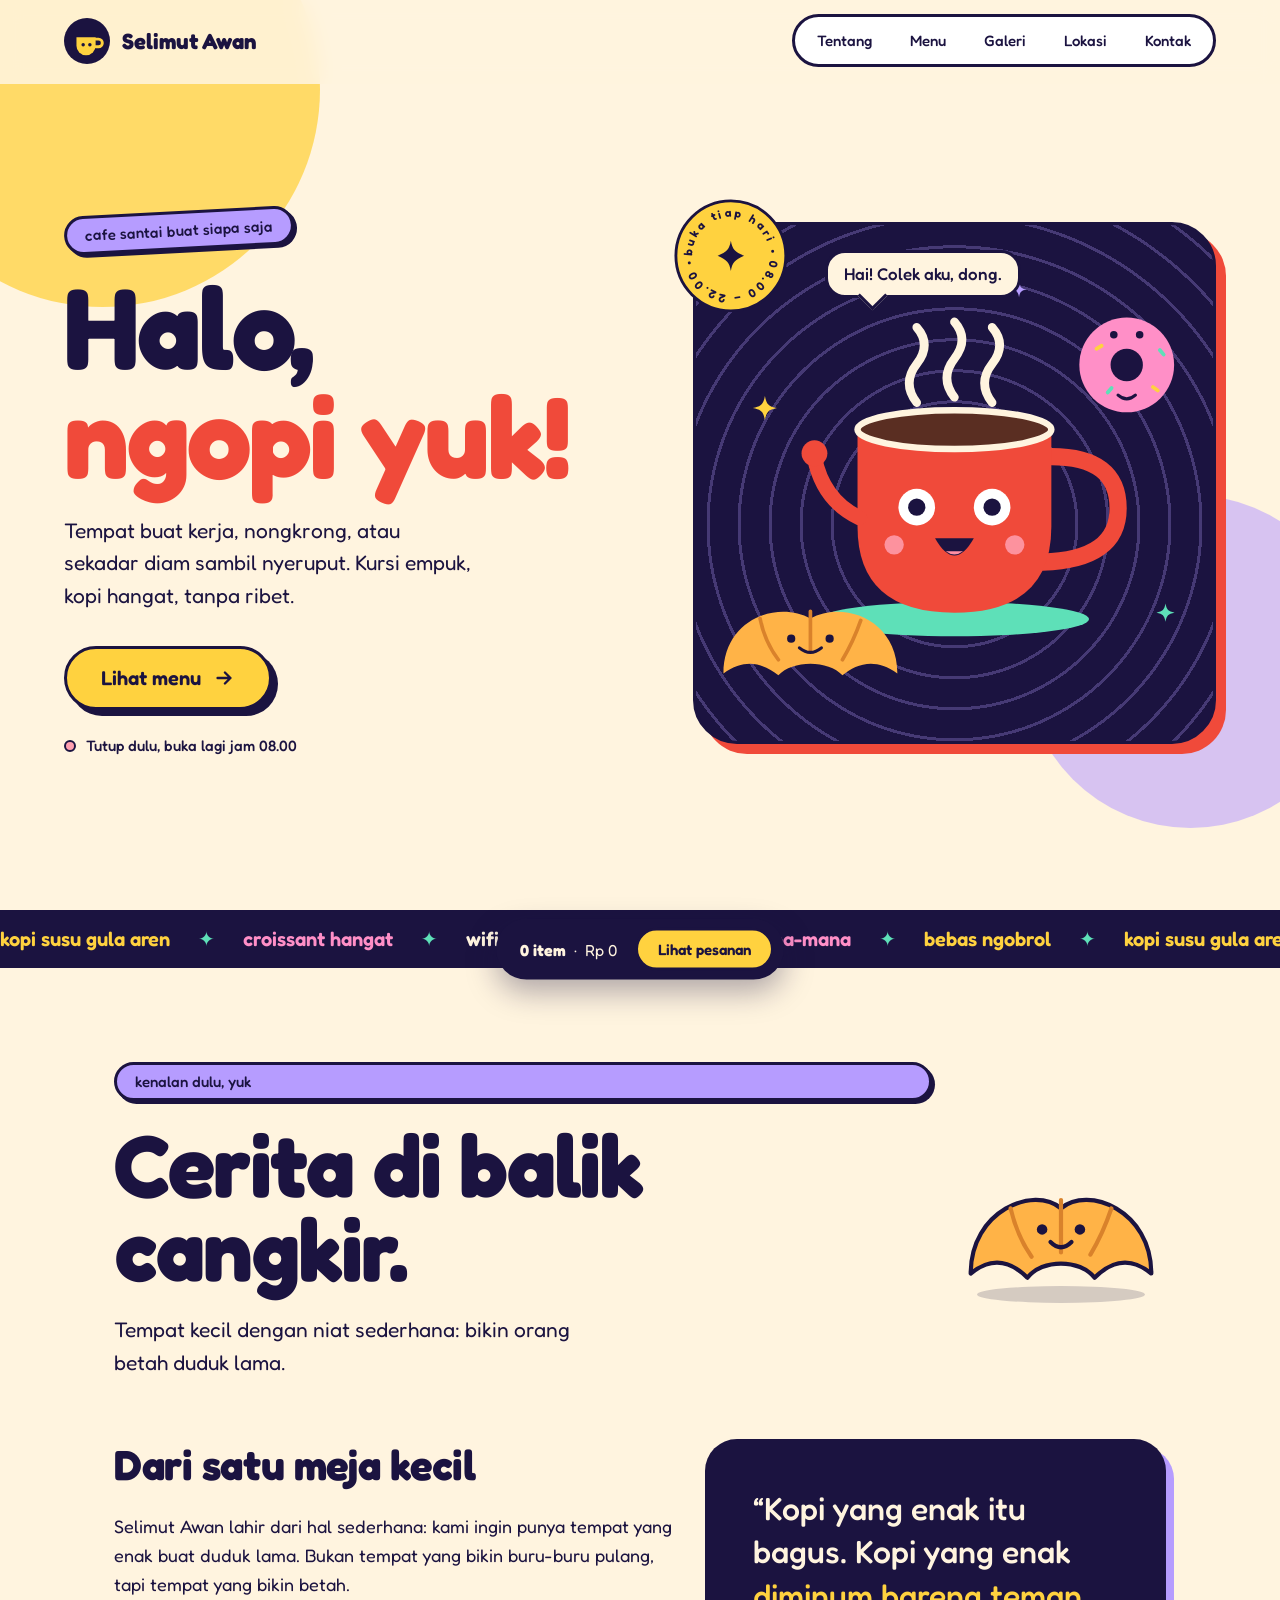
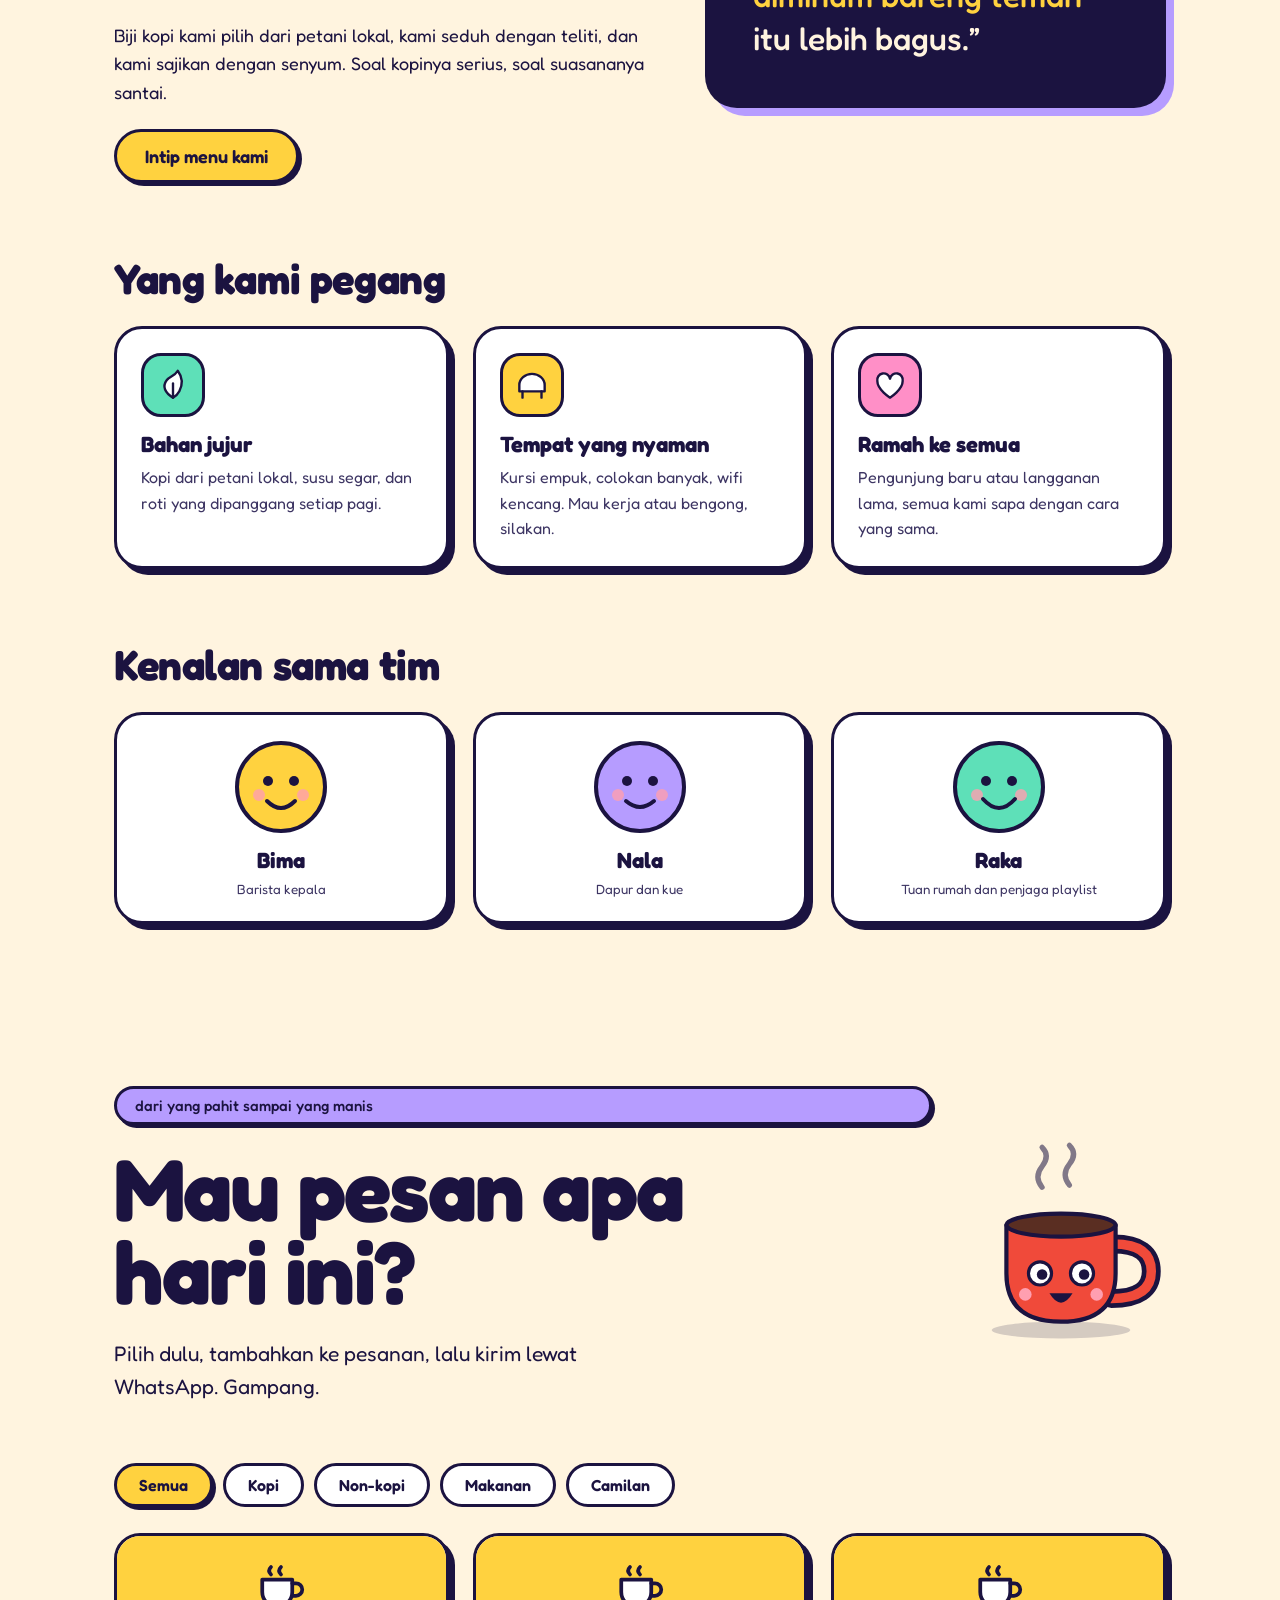
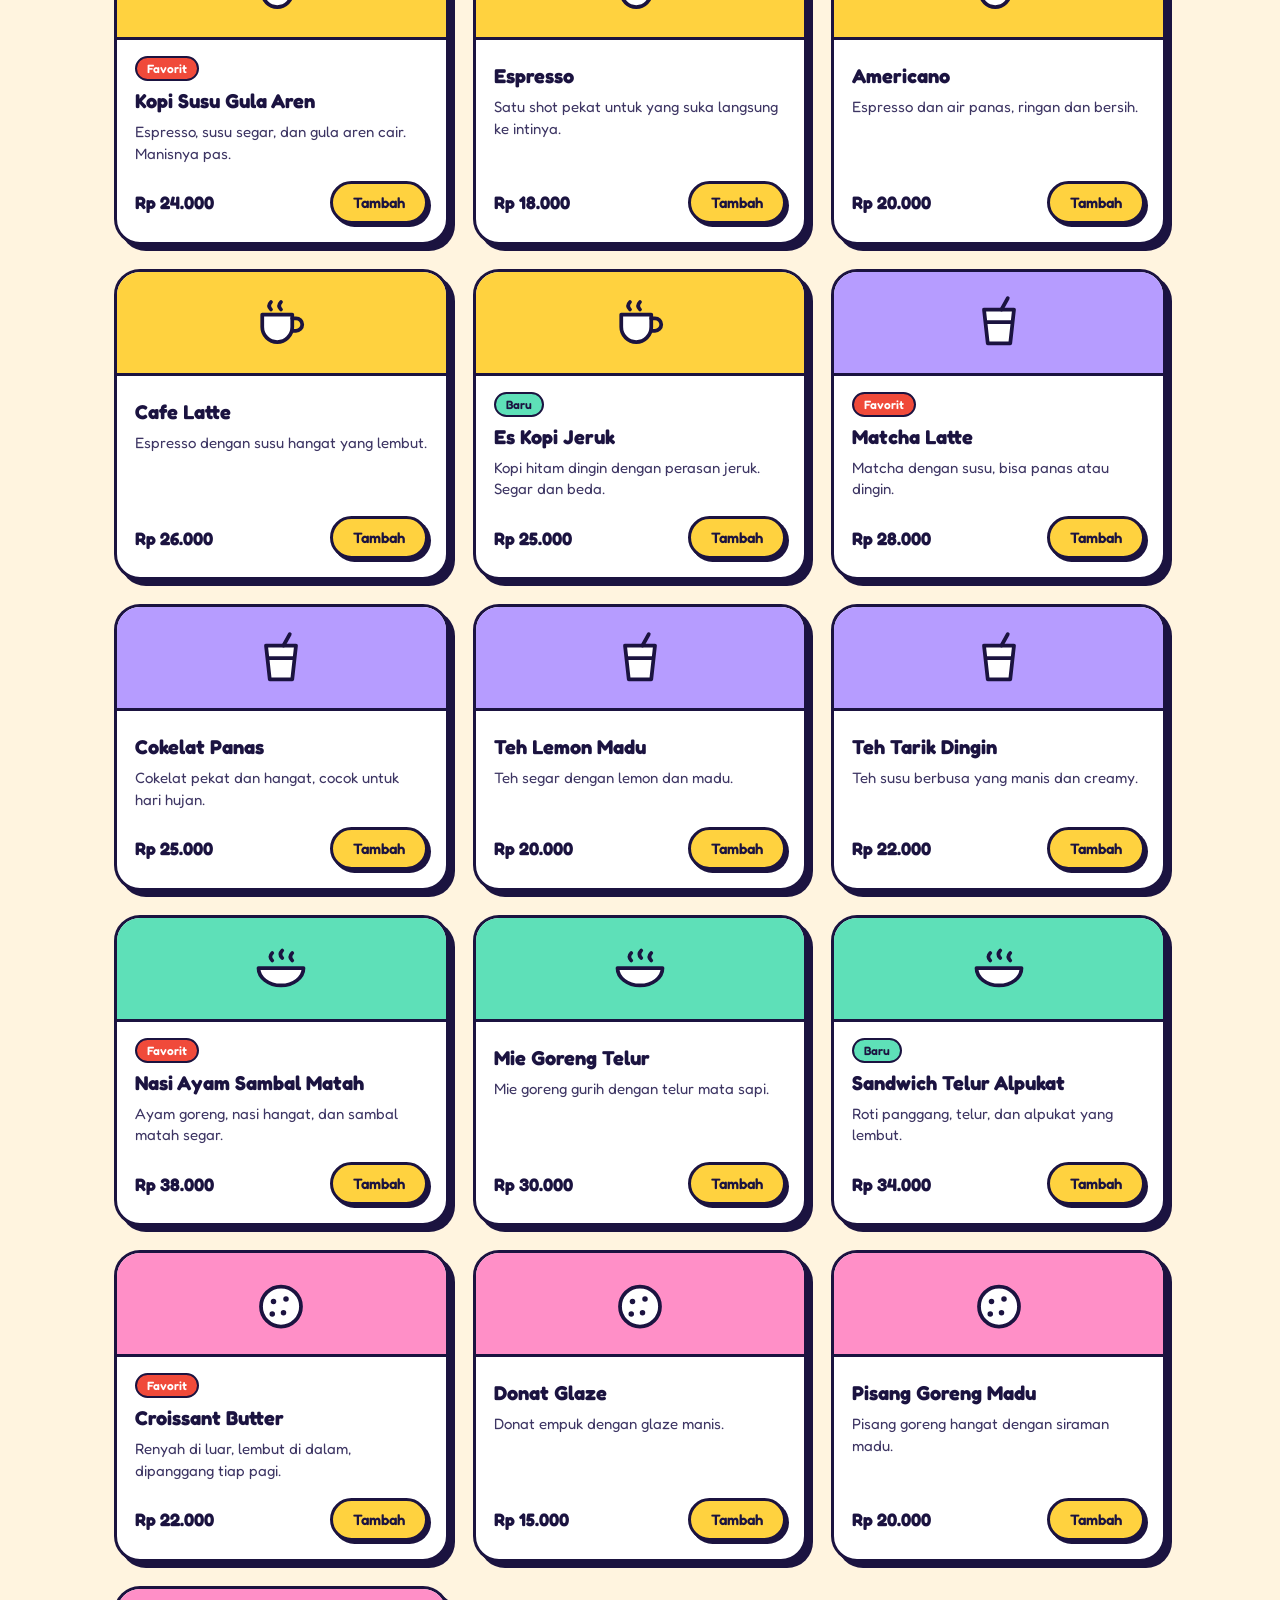
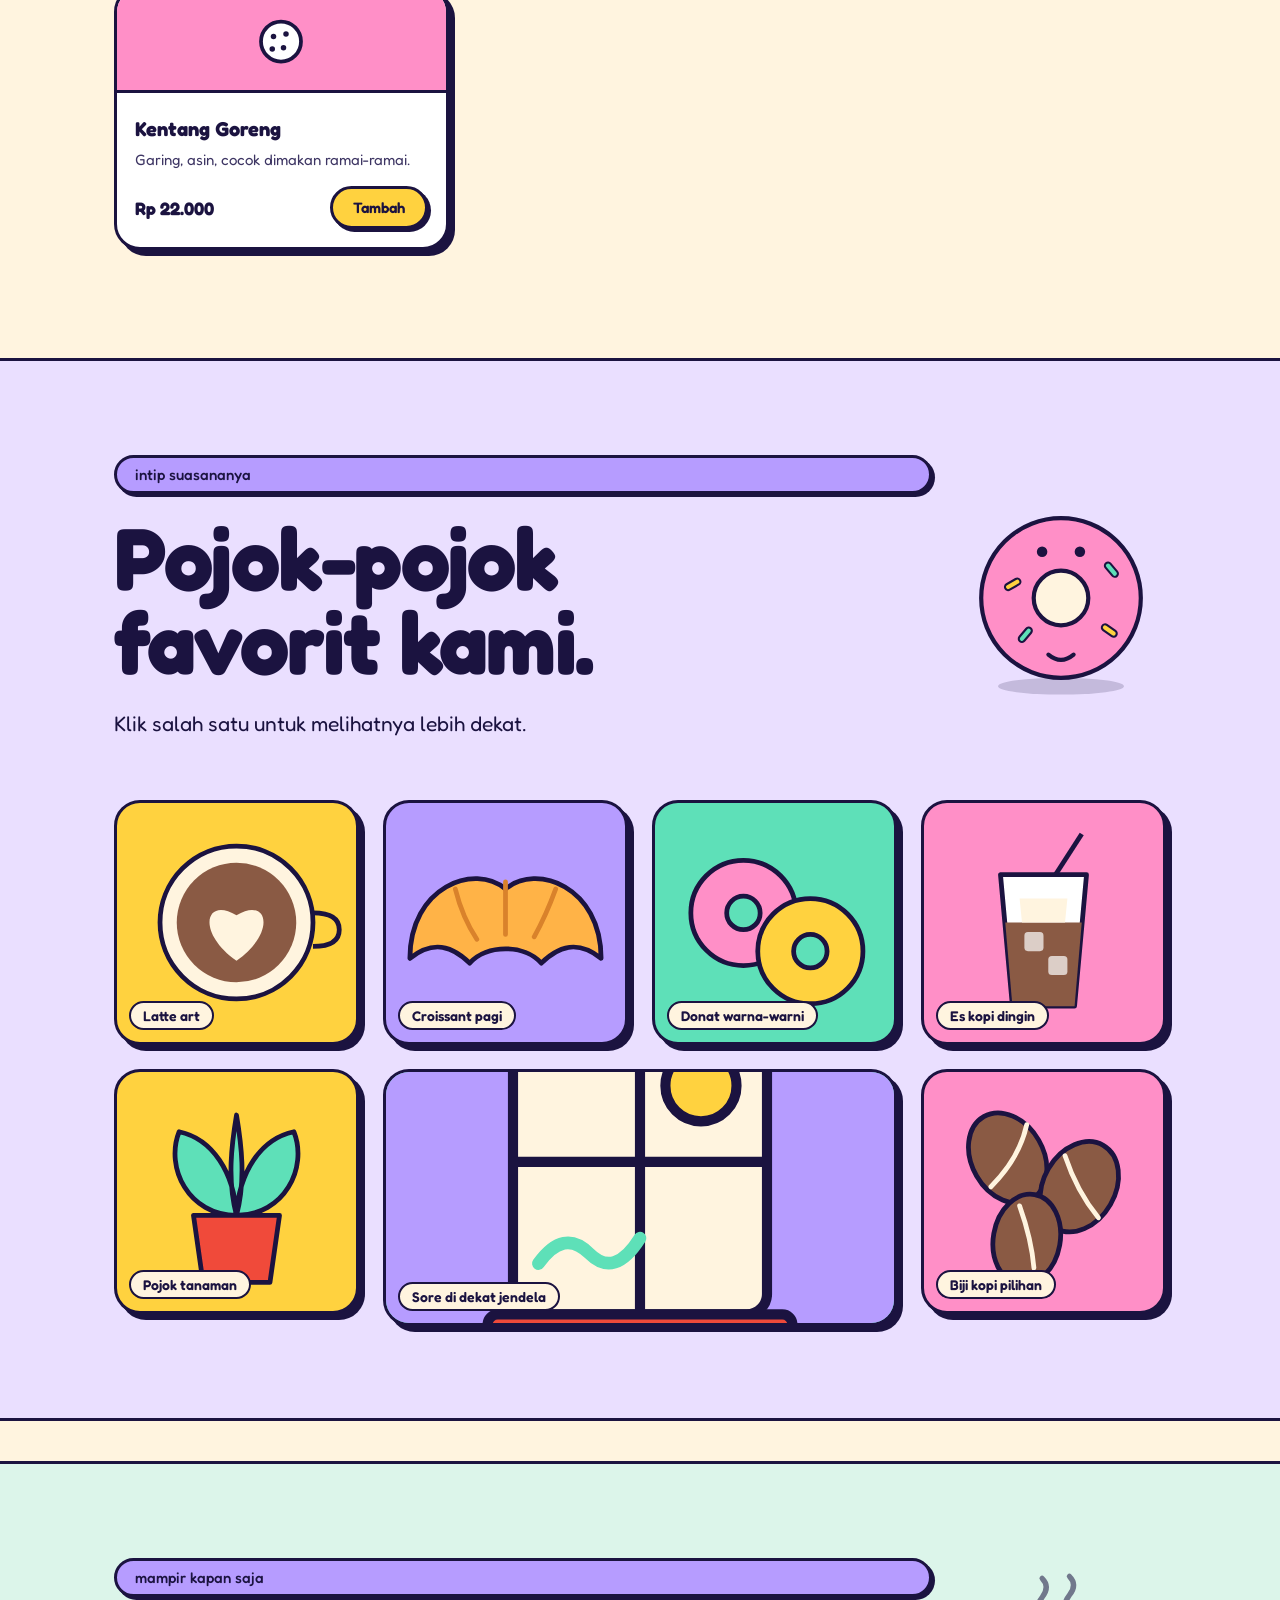
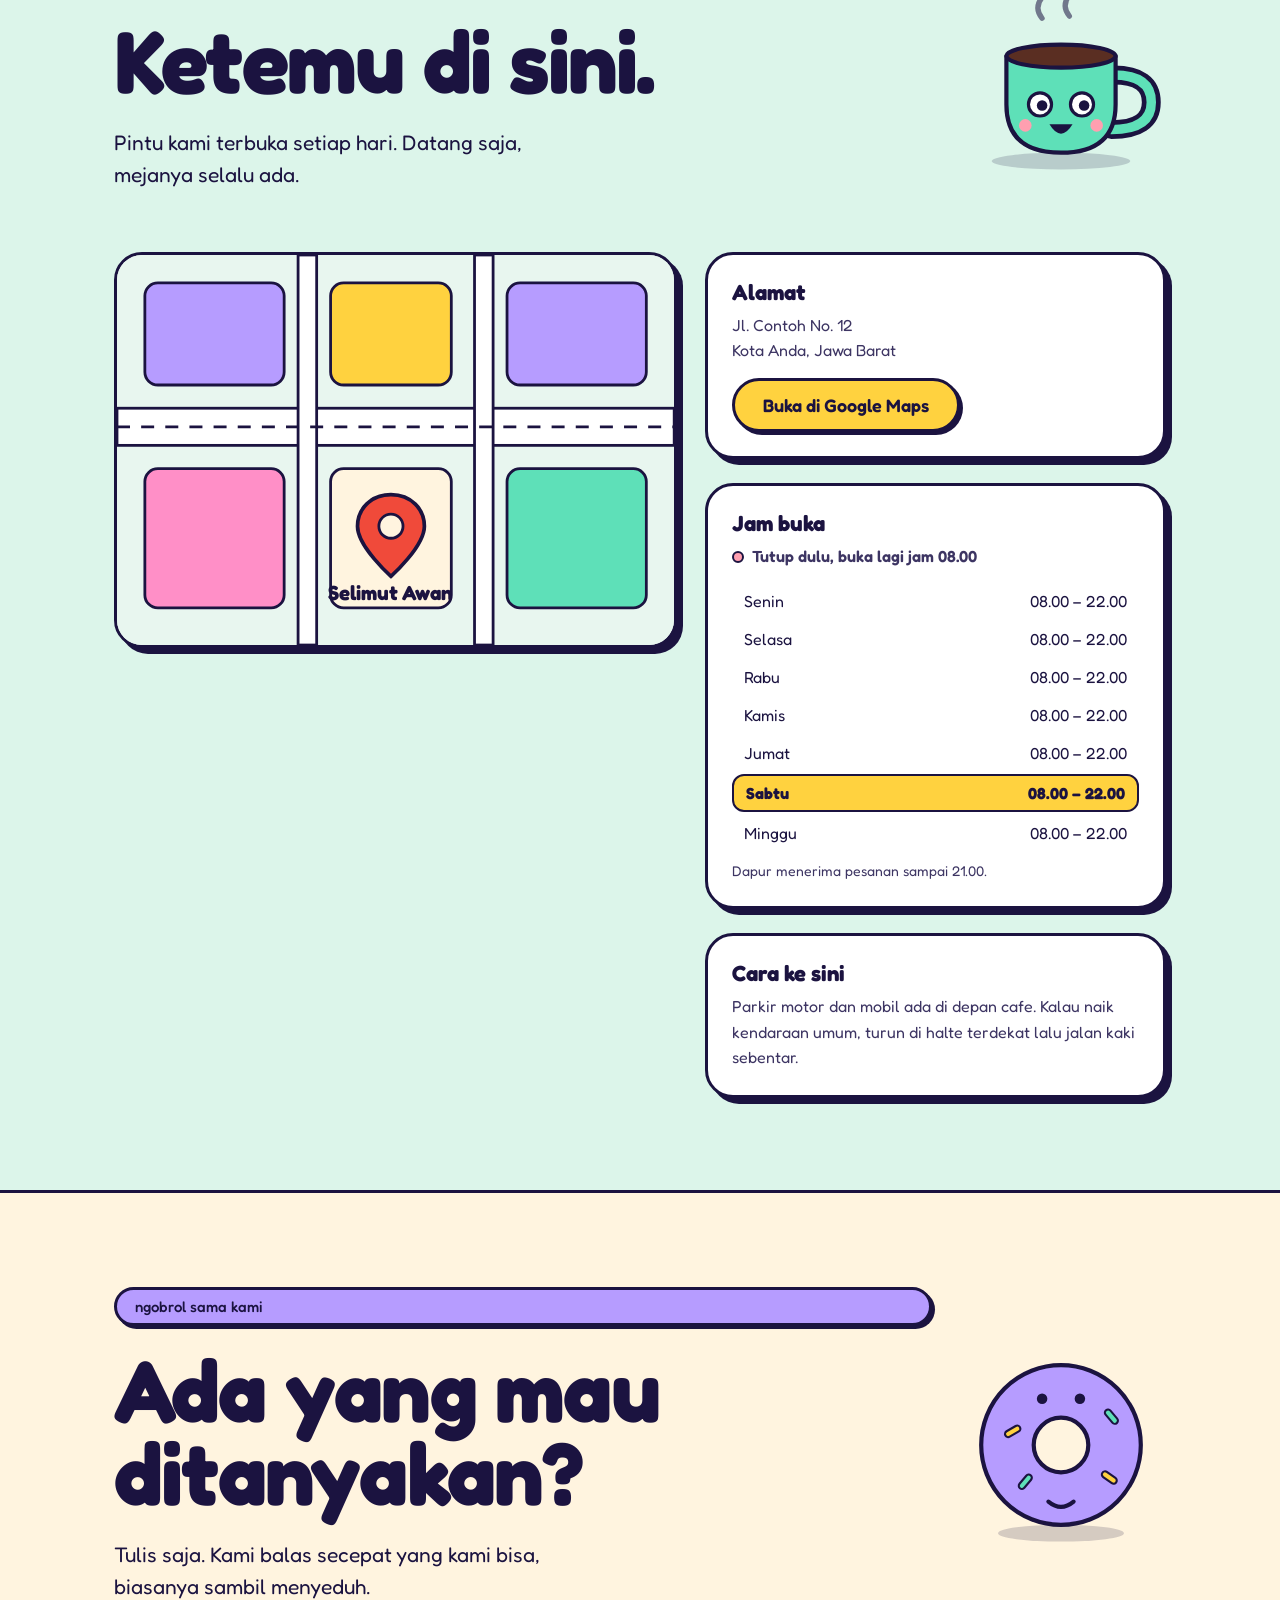
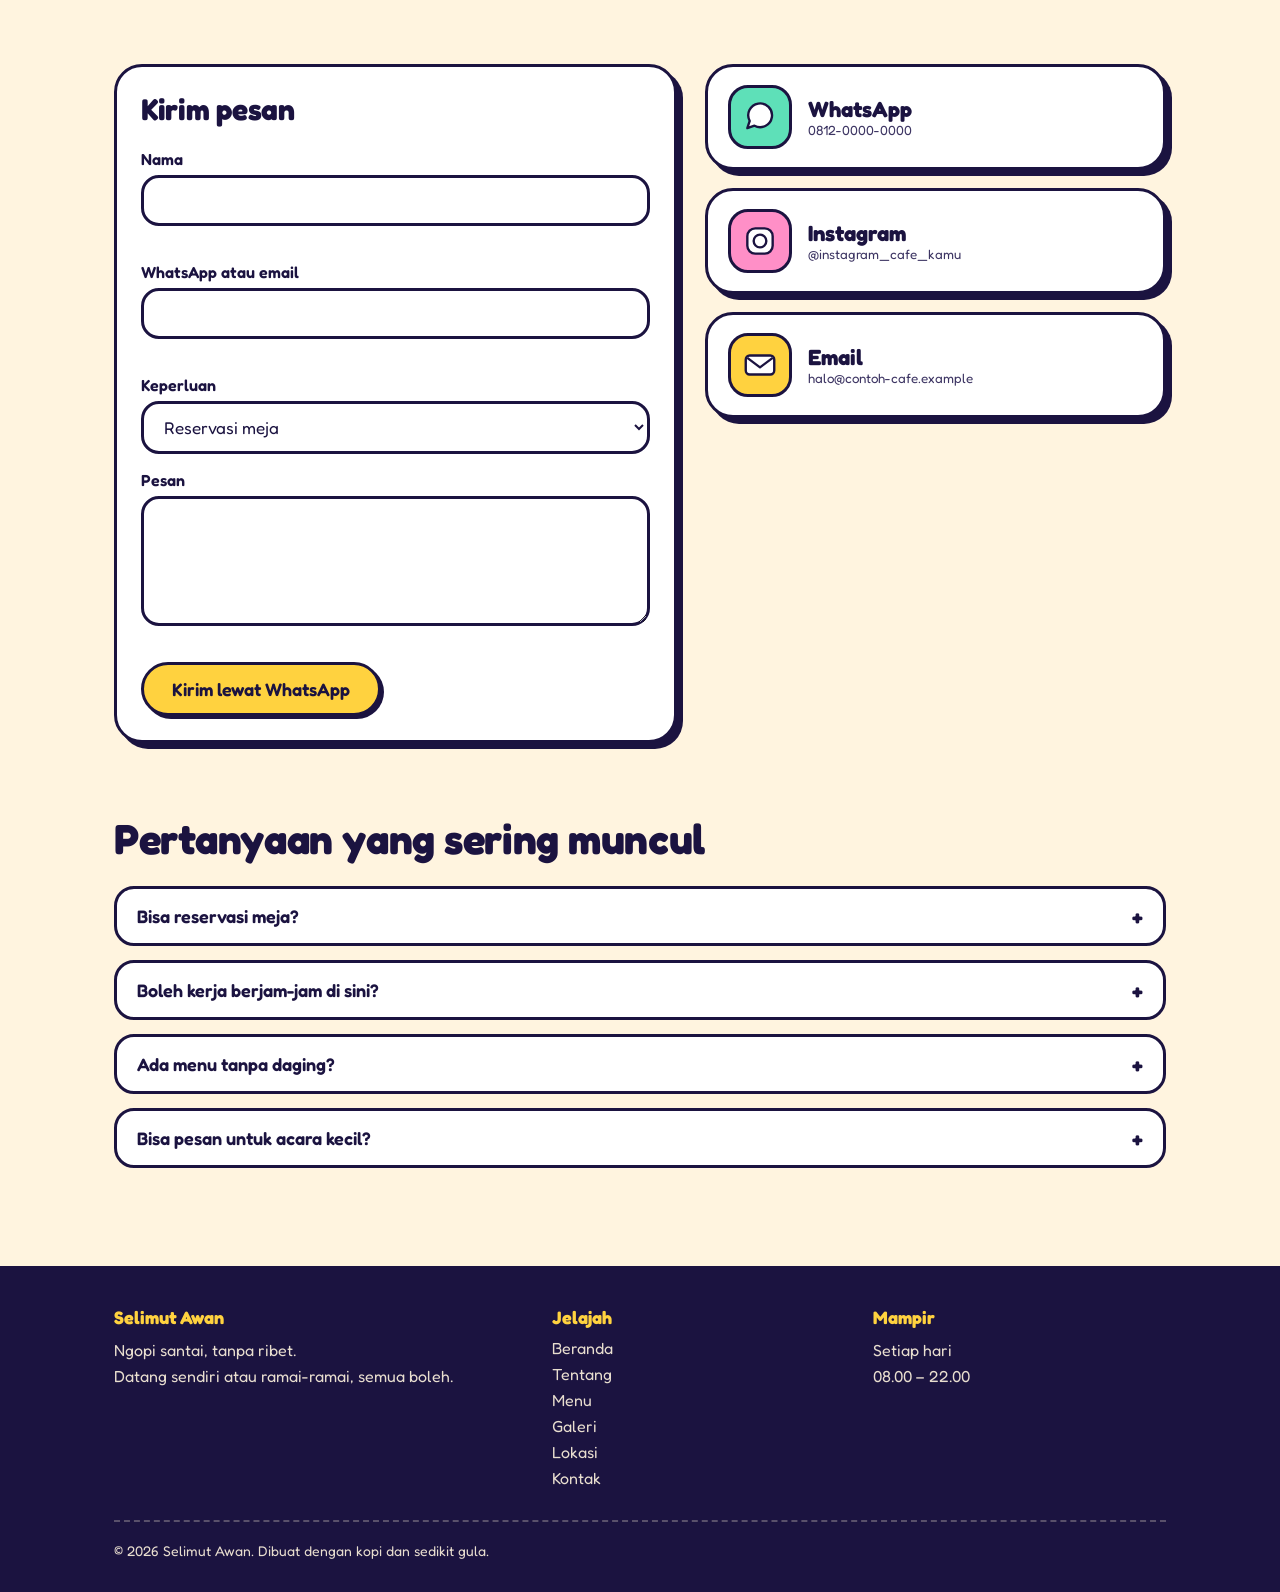
<file: index.html>
<!DOCTYPE html>
<html lang="id">
<head>
<meta charset="UTF-8">
<meta name="viewport" content="width=device-width, initial-scale=1">
<title>Selimut Awan — Ngopi Santai</title>
<meta name="description" content="Selimut Awan, cafe santai untuk kerja, nongkrong, dan ngopi tanpa ribet.">
<link rel="preconnect" href="https://fonts.googleapis.com">
<link rel="preconnect" href="https://fonts.gstatic.com" crossorigin>
<link href="https://fonts.googleapis.com/css2?family=Fredoka:wght@400;500;600;700&display=swap" rel="stylesheet">
<link rel="stylesheet" href="style.css">
</head>
<body>
<span class="bg-shape s1" aria-hidden="true"></span>
<span class="bg-shape s2" aria-hidden="true"></span>

<div class="page" id="page">
  <header>
    <a class="brand" href="#beranda" aria-label="Selimut Awan, ke bagian atas">
      <svg viewBox="0 0 48 48" aria-hidden="true">
        <circle cx="24" cy="24" r="24" fill="#1b1340"/>
        <path d="M13 20h20v9a10 10 0 0 1-20 0z" fill="#ffd23f"/>
        <path d="M33 22h3a4 4 0 0 1 0 8h-3" fill="none" stroke="#ffd23f" stroke-width="3" stroke-linecap="round"/>
        <circle cx="20" cy="28" r="1.8" fill="#1b1340"/><circle cx="27" cy="28" r="1.8" fill="#1b1340"/>
      </svg>
      <span>Selimut Awan</span>
    </a>
    <button class="burger" id="burger" aria-label="Buka menu navigasi" aria-expanded="false" aria-controls="nav"><span></span><span></span><span></span></button>
    <nav id="nav" aria-label="Navigasi utama"><a href="#tentang">Tentang</a><a href="#menu">Menu</a><a href="#galeri">Galeri</a><a href="#lokasi">Lokasi</a><a href="#kontak">Kontak</a></nav>
  </header>

  <main>
    <section id="beranda" aria-label="Beranda"><div class="hero">
    <section class="copy">
      <p class="sticker">cafe santai buat siapa saja</p>
      <h1>Halo,<br><span>ngopi yuk!</span></h1>
      <p class="lead">Tempat buat kerja, nongkrong, atau sekadar diam sambil nyeruput. Kursi empuk, kopi hangat, tanpa ribet.</p>
      <a class="cta" id="cta" href="#menu">Lihat menu
        <svg viewBox="0 0 24 24" fill="none" stroke="currentColor" stroke-width="2.6" stroke-linecap="round" stroke-linejoin="round" aria-hidden="true"><path d="M5 12h14M13 6l6 6-6 6"/></svg>
      </a>
      <p class="hours" id="hours" role="status"><span class="dot"></span><span id="hoursText">Buka setiap hari, 08.00 – 22.00</span></p>
    </section>

    <section class="stage" aria-label="Si cangkir dan teman-temannya">
      <div class="badge" aria-hidden="true">
        <svg viewBox="0 0 120 120">
          <circle cx="60" cy="60" r="58" fill="#ffd23f" stroke="#1b1340" stroke-width="3"/>
          <path id="ring" d="M60,60 m-41,0 a41,41 0 1,1 82,0 a41,41 0 1,1 -82,0" fill="none"/>
          <text font-size="12.5" font-weight="600" fill="#1b1340"><textPath href="#ring" textLength="252" lengthAdjust="spacing">buka tiap hari • 08.00 – 22.00 •</textPath></text>
          <path d="M60 44c1.6 9 4 11.4 14 16-10 4.6-12.4 7-14 16-1.6-9-4-11.4-14-16 10-4.6 12.4-7 14-16z" fill="#1b1340"/>
        </svg>
      </div>

      <div class="bubble pop" id="bubble" aria-live="polite">Hai! Colek aku, dong.</div>

      <svg class="chars" viewBox="0 0 480 480" aria-hidden="false">
        <defs><path id="spark" d="M0-14C2-4 4-2 14 0 4 2 2 4 0 14-2 4-4 2-14 0-4-2-2-4 0-14z"/></defs>
        <use href="#spark" transform="translate(64 170) scale(.8)" fill="#ffd23f"/>
        <use href="#spark" transform="translate(436 360) scale(.6)" fill="#5ee0b8"/>
        <use href="#spark" transform="translate(300 60) scale(.5)" fill="#b69cff"/>

        <!-- Donat -->
        <g class="donut">
          <circle cx="400" cy="130" r="44" fill="#ff8fc7"/>
          <circle cx="400" cy="130" r="15" fill="#1b1340"/>
          <g fill="#ffd23f"><rect x="370" y="112" width="9" height="3.5" rx="1.7" transform="rotate(-30 374 114)"/><rect x="422" y="150" width="9" height="3.5" rx="1.7" transform="rotate(35 426 152)"/></g>
          <g fill="#5ee0b8"><rect x="428" y="116" width="9" height="3.5" rx="1.7" transform="rotate(50 432 118)"/><rect x="380" y="152" width="9" height="3.5" rx="1.7" transform="rotate(-50 384 154)"/></g>
          <circle cx="388" cy="102" r="3.5" fill="#1b1340"/><circle cx="412" cy="102" r="3.5" fill="#1b1340"/>
          <path d="M392 158q8 7 16 0" fill="none" stroke="#1b1340" stroke-width="3" stroke-linecap="round"/>
        </g>

        <!-- Cangkir -->
        <g class="cup" id="cup" role="button" tabindex="0" aria-label="Colek si cangkir">
          <g class="cup-body" id="cupBody">
            <ellipse cx="240" cy="366" rx="125" ry="16" fill="#5ee0b8"/>
            <g class="steam" fill="none" stroke="#fff4df" stroke-width="8" stroke-linecap="round">
              <path d="M205 165q-14-18 0-36t0-34"/><path d="M240 160q-14-18 0-36t0-34" style="animation-delay:.7s"/><path d="M275 165q-14-18 0-36t0-34" style="animation-delay:1.4s"/>
            </g>
            <path d="M330 215q62 0 62 48t-70 50" fill="none" stroke="#f04a3a" stroke-width="16" stroke-linecap="round"/>
            <path d="M150 190h180v90q0 80-90 80t-90-80z" fill="#f04a3a"/>
            <ellipse cx="240" cy="190" rx="90" ry="18" fill="#5a2e22" stroke="#fff4df" stroke-width="6"/>
            <g class="wave"><path d="M152 272q-34-16-42-56" fill="none" stroke="#f04a3a" stroke-width="14" stroke-linecap="round"/><circle cx="110" cy="212" r="12" fill="#f04a3a"/></g>
            <g class="eye"><circle cx="205" cy="262" r="17" fill="#fff"/><circle class="pupil" cx="205" cy="262" r="8" fill="#1b1340"/></g>
            <g class="eye"><circle cx="275" cy="262" r="17" fill="#fff"/><circle class="pupil" cx="275" cy="262" r="8" fill="#1b1340"/></g>
            <circle cx="184" cy="297" r="9" fill="#ff9fb0" opacity=".85"/><circle cx="296" cy="297" r="9" fill="#ff9fb0" opacity=".85"/>
            <path d="M222 291q18 32 36 0z" fill="#1b1340"/><path d="M232 303q8 6 16 0" fill="#ff8fa3"/>
          </g>
        </g>

        <!-- Croissant -->
        <g class="croissant" transform="translate(0 85) scale(.85)">
          <path d="M30 390C30 330 90 310 125 330 160 310 220 330 220 390 195 372 175 380 160 392 145 375 105 375 90 392 75 380 55 372 30 390z" fill="#ffb347"/>
          <path d="M70 330q5 25 20 45M125 322v44M180 332q-8 23-20 43" fill="none" stroke="#d9822b" stroke-width="4" stroke-linecap="round"/>
          <circle cx="104" cy="352" r="4.5" fill="#1b1340"/><circle cx="146" cy="352" r="4.5" fill="#1b1340"/>
          <path d="M113 362q12 10 24 0" fill="none" stroke="#1b1340" stroke-width="3.5" stroke-linecap="round"/>
        </g>
      </svg>
    </section>
  </div></section>
    <div class="marquee" aria-hidden="true"><div class="track"><div class="group">
      <span>kopi susu gula aren</span><i>✦</i><span>croissant hangat</span><i>✦</i><span>wifi kencang</span><i>✦</i><span>colokan di mana-mana</span><i>✦</i><span>bebas ngobrol</span><i>✦</i>
    </div></div></div>

<section class="panel" id="tentang" aria-labelledby="t-tentang">
    <div class="wrap phero">
      <div>
        <p class="sticker rise">kenalan dulu, yuk</p>
        <h2 class="ptitle rise" id="t-tentang" style="--d:.08s">Cerita di balik cangkir.</h2>
        <p class="lead rise" style="--d:.16s">Tempat kecil dengan niat sederhana: bikin orang betah duduk lama.</p>
      </div>
      <svg class="mascot" viewBox="0 0 200 200" aria-hidden="true">
<ellipse cx="100" cy="170" rx="80" ry="8" fill="#1b1340" opacity=".18"/>
<path d="M14 150C14 90 74 66 100 88 126 66 186 90 186 150 164 132 146 140 132 154 118 136 82 136 68 154 54 140 36 132 14 150z" fill="#ffb347" stroke="#1b1340" stroke-width="4" stroke-linejoin="round"/>
<path d="M52 88q6 26 20 46M100 80v50M148 88q-8 24-20 44" fill="none" stroke="#d9822b" stroke-width="4" stroke-linecap="round"/>
<g class="eye"><circle cx="82" cy="108" r="5" fill="#1b1340"/></g><g class="eye"><circle cx="118" cy="108" r="5" fill="#1b1340"/></g>
<path d="M90 120q10 10 20 0" fill="none" stroke="#1b1340" stroke-width="4" stroke-linecap="round"/></svg>
    </div>
    <section class="section"><div class="wrap split">
      <div><h2>Dari satu meja kecil</h2>
        <p class="sub">Selimut Awan lahir dari hal sederhana: kami ingin punya tempat yang enak buat duduk lama. Bukan tempat yang bikin buru-buru pulang, tapi tempat yang bikin betah.</p>
        <p class="sub">Biji kopi kami pilih dari petani lokal, kami seduh dengan teliti, dan kami sajikan dengan senyum. Soal kopinya serius, soal suasananya santai.</p>
        <a class="btn big" href="#menu">Intip menu kami</a></div>
      <div class="quote">“Kopi yang enak itu bagus. Kopi yang enak <span>diminum bareng teman</span> itu lebih bagus.”</div>
    </div></section>
    <section class="section"><div class="wrap"><h2>Yang kami pegang</h2>
      <div class="grid3">
        <div class="card"><div class="ico-tile" style="background:#5ee0b8"><svg viewBox="0 0 48 48"><g fill="#fff" stroke="#1b1340" stroke-width="3" stroke-linecap="round" stroke-linejoin="round"><path d="M24 40c-10-6-14-14-8-22 4-5 10-5 14-12 6 8 6 18 2 26-2 4-4 6-8 8z"/><path d="M24 40V22" fill="none"/></g></svg></div><h3>Bahan jujur</h3><p>Kopi dari petani lokal, susu segar, dan roti yang dipanggang setiap pagi.</p></div>
        <div class="card"><div class="ico-tile" style="background:#ffd23f"><svg viewBox="0 0 48 48"><g fill="#fff" stroke="#1b1340" stroke-width="3" stroke-linecap="round" stroke-linejoin="round"><path d="M8 24a16 14 0 0 1 32 0v8H8z"/><path d="M12 32v8M36 32v8" fill="none"/></g></svg></div><h3>Tempat yang nyaman</h3><p>Kursi empuk, colokan banyak, wifi kencang. Mau kerja atau bengong, silakan.</p></div>
        <div class="card"><div class="ico-tile" style="background:#ff8fc7"><svg viewBox="0 0 48 48"><g fill="#fff" stroke="#1b1340" stroke-width="3" stroke-linecap="round" stroke-linejoin="round"><path d="M24 40S8 30 8 19a8 8 0 0 1 16-3 8 8 0 0 1 16 3c0 11-16 21-16 21z"/></g></svg></div><h3>Ramah ke semua</h3><p>Pengunjung baru atau langganan lama, semua kami sapa dengan cara yang sama.</p></div>
      </div></div></section>
    <section class="section"><div class="wrap"><h2>Kenalan sama tim</h2>
      <div class="grid3">
        <div class="card person"><svg class="avatar" viewBox="0 0 96 96" aria-hidden="true"><circle cx="48" cy="48" r="44" fill="#ffd23f" stroke="#1b1340" stroke-width="4"/><circle cx="35" cy="42" r="5" fill="#1b1340"/><circle cx="61" cy="42" r="5" fill="#1b1340"/><circle cx="26" cy="56" r="6" fill="#ff9fb0" opacity=".8"/><circle cx="70" cy="56" r="6" fill="#ff9fb0" opacity=".8"/><path d="M34 62q14 14 28 0" fill="none" stroke="#1b1340" stroke-width="4" stroke-linecap="round"/></svg><h3>Bima</h3><small>Barista kepala</small></div>
        <div class="card person"><svg class="avatar" viewBox="0 0 96 96" aria-hidden="true"><circle cx="48" cy="48" r="44" fill="#b69cff" stroke="#1b1340" stroke-width="4"/><circle cx="35" cy="42" r="5" fill="#1b1340"/><circle cx="61" cy="42" r="5" fill="#1b1340"/><circle cx="26" cy="56" r="6" fill="#ff9fb0" opacity=".8"/><circle cx="70" cy="56" r="6" fill="#ff9fb0" opacity=".8"/><path d="M34 62q14 12 28 0" fill="none" stroke="#1b1340" stroke-width="4" stroke-linecap="round"/></svg><h3>Nala</h3><small>Dapur dan kue</small></div>
        <div class="card person"><svg class="avatar" viewBox="0 0 96 96" aria-hidden="true"><circle cx="48" cy="48" r="44" fill="#5ee0b8" stroke="#1b1340" stroke-width="4"/><circle cx="35" cy="42" r="5" fill="#1b1340"/><circle cx="61" cy="42" r="5" fill="#1b1340"/><circle cx="26" cy="56" r="6" fill="#ff9fb0" opacity=".8"/><circle cx="70" cy="56" r="6" fill="#ff9fb0" opacity=".8"/><path d="M32 60q16 18 32 0" fill="none" stroke="#1b1340" stroke-width="4" stroke-linecap="round"/></svg><h3>Raka</h3><small>Tuan rumah dan penjaga playlist</small></div>
      </div></div></section>
  </section>

<section class="panel" id="menu" aria-labelledby="t-menu">
    <div class="wrap phero">
      <div>
        <p class="sticker rise">dari yang pahit sampai yang manis</p>
        <h2 class="ptitle rise" id="t-menu" style="--d:.08s">Mau pesan apa hari ini?</h2>
        <p class="lead rise" style="--d:.16s">Pilih dulu, tambahkan ke pesanan, lalu kirim lewat WhatsApp. Gampang.</p>
      </div>
      <svg class="mascot" viewBox="0 0 200 200" aria-hidden="true">
<g class="steam" fill="none" stroke="#1b1340" stroke-width="5" stroke-linecap="round" opacity=".55"><path d="M82 46q-8-10 0-20t0-18"/><path d="M108 44q-8-10 0-20t0-18" style="animation-delay:.8s"/></g>
<ellipse cx="100" cy="182" rx="66" ry="8" fill="#1b1340" opacity=".18"/>
<path d="M150 100q36 0 36 26t-38 26" fill="none" stroke="#1b1340" stroke-width="18" stroke-linecap="round"/>
<path d="M150 100q36 0 36 26t-38 26" fill="none" stroke="#f04a3a" stroke-width="9" stroke-linecap="round"/>
<path d="M48 82h104v46q0 46-52 46t-52-46z" fill="#f04a3a" stroke="#1b1340" stroke-width="4" stroke-linejoin="round"/>
<ellipse cx="100" cy="82" rx="52" ry="11" fill="#5a2e22" stroke="#1b1340" stroke-width="4"/>
<g class="eye"><circle cx="80" cy="128" r="11" fill="#fff" stroke="#1b1340" stroke-width="3"/><circle cx="82" cy="129" r="5" fill="#1b1340"/></g>
<g class="eye"><circle cx="120" cy="128" r="11" fill="#fff" stroke="#1b1340" stroke-width="3"/><circle cx="122" cy="129" r="5" fill="#1b1340"/></g>
<circle cx="66" cy="148" r="6" fill="#ff9fb0"/><circle cx="134" cy="148" r="6" fill="#ff9fb0"/>
<path d="M89 147q11 18 22 0z" fill="#1b1340"/></svg>
    </div>
    <svg width="0" height="0" style="position:absolute" aria-hidden="true"><defs>
<symbol id="i-kopi" viewBox="0 0 48 48"><g fill="#fff" stroke="#1b1340" stroke-width="3" stroke-linecap="round" stroke-linejoin="round"><path d="M9 18h24v10a12 12 0 0 1-24 0z"/><path d="M33 21h3a5 5 0 0 1 0 10h-3" fill="none"/><path d="M16 8q-3 3 0 6M24 8q-3 3 0 6" fill="none"/></g></symbol>
<symbol id="i-non" viewBox="0 0 48 48"><g fill="#fff" stroke="#1b1340" stroke-width="3" stroke-linecap="round" stroke-linejoin="round"><path d="M12 14h24l-3 27H15z"/><path d="M26 14l5-9M14 24h20" fill="none"/></g></symbol>
<symbol id="i-makan" viewBox="0 0 48 48"><g fill="#fff" stroke="#1b1340" stroke-width="3" stroke-linecap="round" stroke-linejoin="round"><path d="M6 24h36a18 14 0 0 1-36 0z"/><path d="M17 12q-3 3 0 6M25 10q-3 3 0 6M33 12q-3 3 0 6" fill="none"/></g></symbol>
<symbol id="i-camilan" viewBox="0 0 48 48"><g fill="#fff" stroke="#1b1340" stroke-width="3" stroke-linecap="round"><circle cx="24" cy="26" r="16"/><g fill="#1b1340" stroke="none"><circle cx="18" cy="22" r="2.2"/><circle cx="28" cy="20" r="2.2"/><circle cx="26" cy="31" r="2.2"/><circle cx="17" cy="32" r="2.2"/></g></g></symbol>
</defs></svg>
    <section class="section"><div class="wrap">
      <div class="tabs" role="group" aria-label="Kategori menu">
        <button class="tab" data-cat="semua" aria-pressed="true">Semua</button>
        <button class="tab" data-cat="kopi" aria-pressed="false">Kopi</button>
        <button class="tab" data-cat="non" aria-pressed="false">Non-kopi</button>
        <button class="tab" data-cat="makan" aria-pressed="false">Makanan</button>
        <button class="tab" data-cat="camilan" aria-pressed="false">Camilan</button>
      </div>
      <div class="menu-grid" id="menuGrid"></div>
    </div></section>
  </section>

<section class="panel" id="galeri" aria-labelledby="t-galeri">
    <div class="wrap phero">
      <div>
        <p class="sticker rise">intip suasananya</p>
        <h2 class="ptitle rise" id="t-galeri" style="--d:.08s">Pojok-pojok favorit kami.</h2>
        <p class="lead rise" style="--d:.16s">Klik salah satu untuk melihatnya lebih dekat.</p>
      </div>
      <svg class="mascot" viewBox="0 0 200 200" aria-hidden="true">
<ellipse cx="100" cy="184" rx="60" ry="8" fill="#1b1340" opacity=".18"/>
<circle cx="100" cy="100" r="76" fill="#ff8fc7" stroke="#1b1340" stroke-width="4"/>
<circle cx="100" cy="100" r="26" fill="#fff4df" stroke="#1b1340" stroke-width="4"/>
<g fill="#ffd23f" stroke="#1b1340" stroke-width="2"><rect x="46" y="84" width="16" height="6" rx="3" transform="rotate(-30 54 87)"/><rect x="138" y="128" width="16" height="6" rx="3" transform="rotate(35 146 131)"/></g>
<g fill="#5ee0b8" stroke="#1b1340" stroke-width="2"><rect x="140" y="70" width="16" height="6" rx="3" transform="rotate(50 148 73)"/><rect x="58" y="132" width="16" height="6" rx="3" transform="rotate(-50 66 135)"/></g>
<g class="eye"><circle cx="82" cy="56" r="5" fill="#1b1340"/></g><g class="eye"><circle cx="118" cy="56" r="5" fill="#1b1340"/></g>
<path d="M88 154q12 10 24 0" fill="none" stroke="#1b1340" stroke-width="4" stroke-linecap="round"/></svg>
    </div>
    <section class="section"><div class="wrap"><div class="gallery" id="gallery"><button class="shot " style="--c:#ffd23f" aria-haspopup="dialog"><svg viewBox="0 0 200 200" preserveAspectRatio="xMidYMid slice" aria-hidden="true"><circle cx="100" cy="100" r="64" fill="#fff4df" stroke="#1b1340" stroke-width="4" stroke-linejoin="round"/><circle cx="100" cy="100" r="50" fill="#8a5a44"/><path d="M100 132C66 108 74 78 100 94 126 78 134 108 100 132z" fill="#fff4df"/><path d="M164 92q22 0 22 14t-22 14" fill="none" stroke="#1b1340" stroke-width="4" stroke-linejoin="round"/></svg><span>Latte art</span></button><button class="shot " style="--c:#b69cff" aria-haspopup="dialog"><svg viewBox="0 0 200 200" preserveAspectRatio="xMidYMid slice" aria-hidden="true"><path d="M20 130C20 70 74 50 100 72 126 50 180 70 180 130 160 114 144 120 130 134 116 118 84 118 70 134 56 120 40 114 20 130z" fill="#ffb347" stroke="#1b1340" stroke-width="4" stroke-linejoin="round"/><path d="M58 72q6 24 18 42M100 66v44M142 72q-8 22-18 40" fill="none" stroke="#d9822b" stroke-width="4" stroke-linecap="round"/></svg><span>Croissant pagi</span></button><button class="shot " style="--c:#5ee0b8" aria-haspopup="dialog"><svg viewBox="0 0 200 200" preserveAspectRatio="xMidYMid slice" aria-hidden="true"><circle cx="74" cy="92" r="44" fill="#ff8fc7" stroke="#1b1340" stroke-width="4" stroke-linejoin="round"/><circle cx="74" cy="92" r="14" fill="#5ee0b8" stroke="#1b1340" stroke-width="4" stroke-linejoin="round"/><circle cx="130" cy="124" r="44" fill="#ffd23f" stroke="#1b1340" stroke-width="4" stroke-linejoin="round"/><circle cx="130" cy="124" r="14" fill="#5ee0b8" stroke="#1b1340" stroke-width="4" stroke-linejoin="round"/></svg><span>Donat warna-warni</span></button><button class="shot " style="--c:#ff8fc7" aria-haspopup="dialog"><svg viewBox="0 0 200 200" preserveAspectRatio="xMidYMid slice" aria-hidden="true"><path d="M64 60h72l-10 110H74z" fill="#fff" stroke="#1b1340" stroke-width="4" stroke-linejoin="round"/><path d="M68 100h64l-6 70H74z" fill="#8a5a44"/><path d="M80 80h40l-2 20H82z" fill="#fff4df"/><path d="M110 60l22-34" fill="none" stroke="#1b1340" stroke-width="4" stroke-linejoin="round"/><rect x="84" y="108" width="16" height="16" rx="3" fill="#fff" opacity=".7"/><rect x="104" y="128" width="16" height="16" rx="3" fill="#fff" opacity=".7"/></svg><span>Es kopi dingin</span></button><button class="shot " style="--c:#ffd23f" aria-haspopup="dialog"><svg viewBox="0 0 200 200" preserveAspectRatio="xMidYMid slice" aria-hidden="true"><path d="M100 120C60 120 40 80 52 50 80 56 98 84 100 120zM100 120C140 120 160 80 148 50 120 56 102 84 100 120zM100 120C92 90 96 60 100 36 104 60 108 90 100 120z" fill="#5ee0b8" stroke="#1b1340" stroke-width="4" stroke-linejoin="round"/><path d="M64 120h72l-8 56H72z" fill="#f04a3a" stroke="#1b1340" stroke-width="4" stroke-linejoin="round"/></svg><span>Pojok tanaman</span></button><button class="shot wide" style="--c:#5ee0b8" aria-haspopup="dialog"><svg viewBox="0 0 200 200" preserveAspectRatio="xMidYMid slice" aria-hidden="true"><rect x="0" y="0" width="200" height="200" fill="#b69cff"/><rect x="50" y="26" width="100" height="120" rx="8" fill="#fff4df" stroke="#1b1340" stroke-width="4" stroke-linejoin="round"/><path d="M100 26v120M50 86h100" stroke="#1b1340" stroke-width="4" stroke-linejoin="round" fill="none"/><circle cx="124" cy="56" r="14" fill="#ffd23f" stroke="#1b1340" stroke-width="4" stroke-linejoin="round"/><path d="M60 126q10-14 20-4t20-6" fill="none" stroke="#5ee0b8" stroke-width="5" stroke-linecap="round"/><rect x="40" y="146" width="120" height="12" rx="4" fill="#f04a3a" stroke="#1b1340" stroke-width="4" stroke-linejoin="round"/></svg><span>Sore di dekat jendela</span></button><button class="shot " style="--c:#ff8fc7" aria-haspopup="dialog"><svg viewBox="0 0 200 200" preserveAspectRatio="xMidYMid slice" aria-hidden="true"><g fill="#8a5a44" stroke="#1b1340" stroke-width="4" stroke-linejoin="round"><ellipse cx="70" cy="72" rx="30" ry="40" transform="rotate(-30 70 72)"/><ellipse cx="130" cy="96" rx="30" ry="40" transform="rotate(30 130 96)"/><ellipse cx="86" cy="140" rx="28" ry="38" transform="rotate(10 86 140)"/></g><g fill="none" stroke="#fff4df" stroke-width="4" stroke-linecap="round"><path d="M56 96q24-24 30-52"/><path d="M118 70q10 30 28 52"/><path d="M80 112q10 28 12 52"/></g></svg><span>Biji kopi pilihan</span></button></div></div></section>
  </section>

<section class="panel" id="lokasi" aria-labelledby="t-lokasi">
    <div class="wrap phero">
      <div>
        <p class="sticker rise">mampir kapan saja</p>
        <h2 class="ptitle rise" id="t-lokasi" style="--d:.08s">Ketemu di sini.</h2>
        <p class="lead rise" style="--d:.16s">Pintu kami terbuka setiap hari. Datang saja, mejanya selalu ada.</p>
      </div>
      <svg class="mascot" viewBox="0 0 200 200" aria-hidden="true">
<g class="steam" fill="none" stroke="#1b1340" stroke-width="5" stroke-linecap="round" opacity=".55"><path d="M82 46q-8-10 0-20t0-18"/><path d="M108 44q-8-10 0-20t0-18" style="animation-delay:.8s"/></g>
<ellipse cx="100" cy="182" rx="66" ry="8" fill="#1b1340" opacity=".18"/>
<path d="M150 100q36 0 36 26t-38 26" fill="none" stroke="#1b1340" stroke-width="18" stroke-linecap="round"/>
<path d="M150 100q36 0 36 26t-38 26" fill="none" stroke="#5ee0b8" stroke-width="9" stroke-linecap="round"/>
<path d="M48 82h104v46q0 46-52 46t-52-46z" fill="#5ee0b8" stroke="#1b1340" stroke-width="4" stroke-linejoin="round"/>
<ellipse cx="100" cy="82" rx="52" ry="11" fill="#5a2e22" stroke="#1b1340" stroke-width="4"/>
<g class="eye"><circle cx="80" cy="128" r="11" fill="#fff" stroke="#1b1340" stroke-width="3"/><circle cx="82" cy="129" r="5" fill="#1b1340"/></g>
<g class="eye"><circle cx="120" cy="128" r="11" fill="#fff" stroke="#1b1340" stroke-width="3"/><circle cx="122" cy="129" r="5" fill="#1b1340"/></g>
<circle cx="66" cy="148" r="6" fill="#ff9fb0"/><circle cx="134" cy="148" r="6" fill="#ff9fb0"/>
<path d="M89 147q11 18 22 0z" fill="#1b1340"/></svg>
    </div>
    <section class="section"><div class="wrap split">
      <div class="map"><svg viewBox="0 0 600 420" role="img" aria-label="Ilustrasi peta menuju Selimut Awan">
<rect width="600" height="420" fill="#e8f6ef"/>
<g fill="#b69cff" stroke="#1b1340" stroke-width="3"><rect x="30" y="30" width="150" height="110" rx="14"/><rect x="230" y="30" width="130" height="110" rx="14" fill="#ffd23f"/><rect x="420" y="30" width="150" height="110" rx="14"/><rect x="30" y="230" width="150" height="150" rx="14" fill="#ff8fc7"/><rect x="420" y="230" width="150" height="150" rx="14" fill="#5ee0b8"/></g>
<g fill="#fff" stroke="#1b1340" stroke-width="3"><rect x="0" y="165" width="600" height="40"/><rect x="195" y="0" width="20" height="420"/><rect x="385" y="0" width="20" height="420"/></g>
<path d="M0 185H600" stroke="#1b1340" stroke-width="3" stroke-dasharray="14 12"/>
<rect x="230" y="230" width="130" height="150" rx="14" fill="#fff4df" stroke="#1b1340" stroke-width="3"/>
<g class="pin"><path d="M295 258c-22 0-36 16-36 34 0 22 36 54 36 54s36-32 36-54c0-18-14-34-36-34z" fill="#f04a3a" stroke="#1b1340" stroke-width="4"/><circle cx="295" cy="292" r="13" fill="#fff4df" stroke="#1b1340" stroke-width="3"/></g>
<text x="295" y="372" text-anchor="middle" font-family="Fredoka,sans-serif" font-size="22" font-weight="700" fill="#1b1340">Selimut Awan</text></svg></div>
      <div class="stack">
        <div class="card"><h3>Alamat</h3><p>Jl. Contoh No. 12<br>Kota Anda, Jawa Barat</p>
          <p style="margin-top:14px"><a class="btn big" href="https://www.google.com/maps/search/?api=1&amp;query=Selimut+Awan" target="_blank" rel="noopener">Buka di Google Maps</a></p></div>
        <div class="card"><h3>Jam buka</h3>
          <p class="status"><span class="dot" id="openDot"></span><span id="openNow">Buka setiap hari</span></p>
          <ul class="hours-list" id="hoursList"><li data-day="1"><span>Senin</span><span>08.00 – 22.00</span></li><li data-day="2"><span>Selasa</span><span>08.00 – 22.00</span></li><li data-day="3"><span>Rabu</span><span>08.00 – 22.00</span></li><li data-day="4"><span>Kamis</span><span>08.00 – 22.00</span></li><li data-day="5"><span>Jumat</span><span>08.00 – 22.00</span></li><li data-day="6"><span>Sabtu</span><span>08.00 – 22.00</span></li><li data-day="0"><span>Minggu</span><span>08.00 – 22.00</span></li></ul>
          <p style="margin-top:10px;font-size:14px">Dapur menerima pesanan sampai 21.00.</p></div>
        <div class="card"><h3>Cara ke sini</h3><p>Parkir motor dan mobil ada di depan cafe. Kalau naik kendaraan umum, turun di halte terdekat lalu jalan kaki sebentar.</p></div>
      </div>
    </div></section>
  </section>

<section class="panel" id="kontak" aria-labelledby="t-kontak">
    <div class="wrap phero">
      <div>
        <p class="sticker rise">ngobrol sama kami</p>
        <h2 class="ptitle rise" id="t-kontak" style="--d:.08s">Ada yang mau ditanyakan?</h2>
        <p class="lead rise" style="--d:.16s">Tulis saja. Kami balas secepat yang kami bisa, biasanya sambil menyeduh.</p>
      </div>
      <svg class="mascot" viewBox="0 0 200 200" aria-hidden="true">
<ellipse cx="100" cy="184" rx="60" ry="8" fill="#1b1340" opacity=".18"/>
<circle cx="100" cy="100" r="76" fill="#b69cff" stroke="#1b1340" stroke-width="4"/>
<circle cx="100" cy="100" r="26" fill="#fff4df" stroke="#1b1340" stroke-width="4"/>
<g fill="#ffd23f" stroke="#1b1340" stroke-width="2"><rect x="46" y="84" width="16" height="6" rx="3" transform="rotate(-30 54 87)"/><rect x="138" y="128" width="16" height="6" rx="3" transform="rotate(35 146 131)"/></g>
<g fill="#5ee0b8" stroke="#1b1340" stroke-width="2"><rect x="140" y="70" width="16" height="6" rx="3" transform="rotate(50 148 73)"/><rect x="58" y="132" width="16" height="6" rx="3" transform="rotate(-50 66 135)"/></g>
<g class="eye"><circle cx="82" cy="56" r="5" fill="#1b1340"/></g><g class="eye"><circle cx="118" cy="56" r="5" fill="#1b1340"/></g>
<path d="M88 154q12 10 24 0" fill="none" stroke="#1b1340" stroke-width="4" stroke-linecap="round"/></svg>
    </div>
    <section class="section"><div class="wrap split">
      <div class="card"><h2 style="font-size:30px">Kirim pesan</h2>
        <form id="contactForm" novalidate>
          <div class="field"><label for="nama">Nama</label><input id="nama" name="nama" type="text" autocomplete="name" required><span class="err" id="err-nama" aria-live="polite"></span></div>
          <div class="field"><label for="kontakmu">WhatsApp atau email</label><input id="kontakmu" name="kontak" type="text" autocomplete="email" required><span class="err" id="err-kontak" aria-live="polite"></span></div>
          <div class="field"><label for="perlu">Keperluan</label><select id="perlu" name="perlu"><option>Reservasi meja</option><option>Pertanyaan</option><option>Acara atau kerja sama</option><option>Lainnya</option></select></div>
          <div class="field"><label for="pesan">Pesan</label><textarea id="pesan" name="pesan" required></textarea><span class="err" id="err-pesan" aria-live="polite"></span></div>
          <button class="btn big" type="submit">Kirim lewat WhatsApp</button>
          <div class="ok" id="ok" role="status">Terima kasih! WhatsApp akan terbuka dengan pesanmu. Tinggal tekan kirim, ya.</div>
        </form></div>
      <div class="contact-cards">
        <a href="https://wa.me/6281200000000" target="_blank" rel="noopener"><div class="card"><div class="ico-tile" style="background:#5ee0b8"><svg viewBox="0 0 48 48"><g fill="#fff" stroke="#1b1340" stroke-width="3" stroke-linecap="round" stroke-linejoin="round"><path d="M8 38l3-9a15 15 0 1 1 6 6z"/></g></svg></div><div><h3 style="margin:0">WhatsApp</h3><small>0812-0000-0000</small></div></div></a>
        <a href="https://instagram.com/" target="_blank" rel="noopener"><div class="card"><div class="ico-tile" style="background:#ff8fc7"><svg viewBox="0 0 48 48"><g fill="#fff" stroke="#1b1340" stroke-width="3"><rect x="8" y="8" width="32" height="32" rx="10"/><circle cx="24" cy="24" r="8"/></g></svg></div><div><h3 style="margin:0">Instagram</h3><small>@instagram_cafe_kamu</small></div></div></a>
        <a href="mailto:halo@contoh-cafe.example" target="_blank" rel="noopener"><div class="card"><div class="ico-tile" style="background:#ffd23f"><svg viewBox="0 0 48 48"><g fill="#fff" stroke="#1b1340" stroke-width="3" stroke-linejoin="round"><rect x="6" y="12" width="36" height="24" rx="5"/><path d="M8 15l16 12 16-12" fill="none"/></g></svg></div><div><h3 style="margin:0">Email</h3><small>halo@contoh-cafe.example</small></div></div></a>
      </div>
    </div></section>
    <section class="section"><div class="wrap"><h2>Pertanyaan yang sering muncul</h2><details><summary>Bisa reservasi meja?</summary><p>Bisa. Tulis lewat formulir di halaman ini atau kirim pesan WhatsApp, sebutkan tanggal, jam, dan jumlah orang.</p></details><details><summary>Boleh kerja berjam-jam di sini?</summary><p>Boleh banget. Ada wifi kencang dan colokan di banyak meja. Kami cuma minta kamu tetap pesan sesekali, ya.</p></details><details><summary>Ada menu tanpa daging?</summary><p>Ada. Sandwich telur alpukat dan beberapa camilan cocok untuk vegetarian. Tanya kami kalau ragu.</p></details><details><summary>Bisa pesan untuk acara kecil?</summary><p>Bisa. Ceritakan kebutuhanmu lewat formulir dan kami kabari secepatnya.</p></details></div></section>
  </section>
  </main>

  <footer class="foot"><div class="wrap">
  <div class="foot-in">
    <div><b>Selimut Awan</b><p>Ngopi santai, tanpa ribet.<br>Datang sendiri atau ramai-ramai, semua boleh.</p></div>
    <div><b>Jelajah</b><a href="#beranda">Beranda</a><a href="#tentang">Tentang</a><a href="#menu">Menu</a><a href="#galeri">Galeri</a><a href="#lokasi">Lokasi</a><a href="#kontak">Kontak</a></div>
    <div><b>Mampir</b><p>Setiap hari<br>08.00 – 22.00</p></div>
  </div>
  <p class="copy-line">© 2026 Selimut Awan. Dibuat dengan kopi dan sedikit gula.</p>
</div></footer>
</div>

<div class="orderbar" id="orderbar"><span><b id="obCount">0 item</b> &nbsp;·&nbsp; <span id="obTotal">Rp 0</span></span><button class="btn" id="openOrder">Lihat pesanan</button></div>
<dialog id="orderDlg" aria-labelledby="dlgTitle">
  <h2 id="dlgTitle">Pesananmu</h2>
  <ul class="lines" id="lines"></ul>
  <div class="total"><span>Total</span><span id="dlgTotal">Rp 0</span></div>
  <div class="field"><label for="who">Atas nama atau nomor meja (boleh dikosongkan)</label><input id="who" type="text" autocomplete="name"></div>
  <div class="dlg-actions">
    <a class="btn big" id="sendWA" href="#" target="_blank" rel="noopener">Kirim lewat WhatsApp</a>
    <button class="btn alt" id="clearOrder">Kosongkan</button>
    <button class="btn alt" id="closeDlg">Tutup</button>
  </div>
</dialog>
<dialog class="lightbox" id="lightbox" aria-label="Tampilan besar"><div id="lbSlot"></div><button class="btn alt" id="lbClose">Tutup</button></dialog>

<script src="script.js"></script>
</body>
</html>
</file>
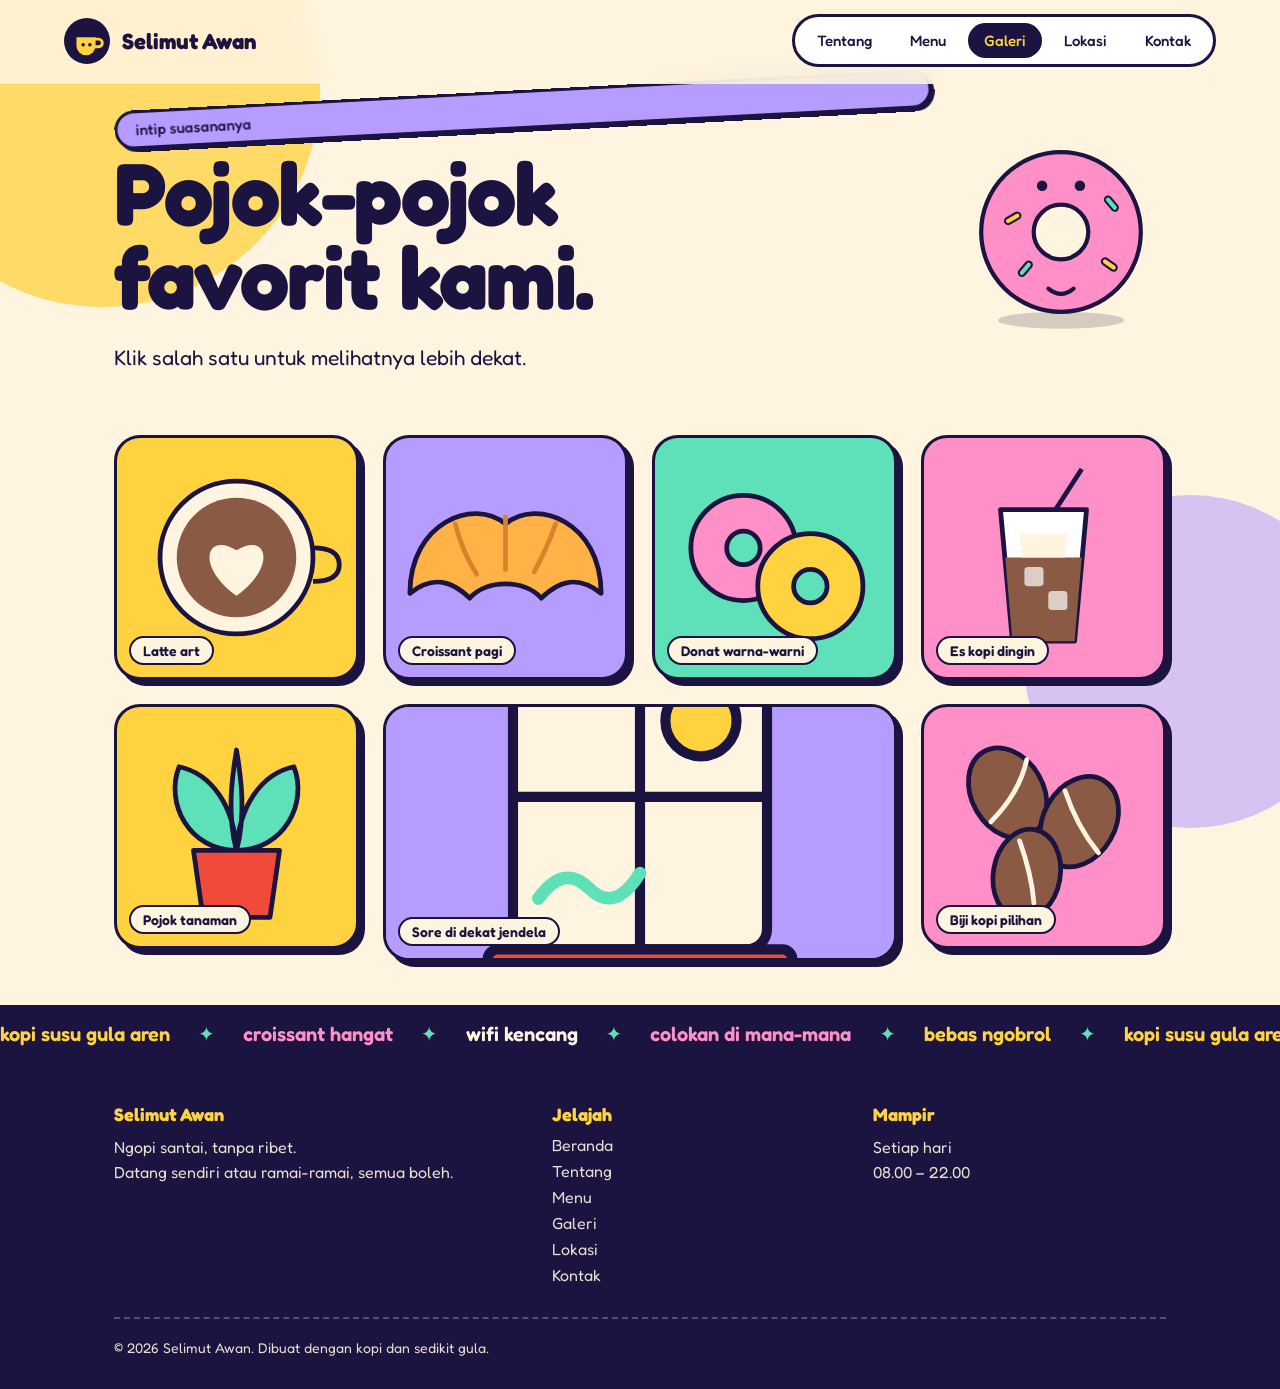
<file: galeri.html>
<!DOCTYPE html>
<html lang="id">
<head>
<meta charset="UTF-8">
<meta name="viewport" content="width=device-width, initial-scale=1">
<title>Galeri — Selimut Awan</title>
<meta name="description" content="Klik salah satu untuk melihatnya lebih dekat.">
<link rel="preconnect" href="https://fonts.googleapis.com">
<link rel="preconnect" href="https://fonts.gstatic.com" crossorigin>
<link href="https://fonts.googleapis.com/css2?family=Fredoka:wght@400;500;600;700&display=swap" rel="stylesheet">
<link rel="stylesheet" href="style.css">
<link rel="stylesheet" href="pages.css">
</head>
<body>
<span class="bg-shape s1" aria-hidden="true"></span>
<span class="bg-shape s2" aria-hidden="true"></span>
<div class="page">
  <header>
    <a class="brand" href="index.html" aria-label="Selimut Awan, kembali ke beranda">
      <svg viewBox="0 0 48 48" aria-hidden="true"><circle cx="24" cy="24" r="24" fill="#1b1340"/><path d="M13 20h20v9a10 10 0 0 1-20 0z" fill="#ffd23f"/><path d="M33 22h3a4 4 0 0 1 0 8h-3" fill="none" stroke="#ffd23f" stroke-width="3" stroke-linecap="round"/><circle cx="20" cy="28" r="1.8" fill="#1b1340"/><circle cx="27" cy="28" r="1.8" fill="#1b1340"/></svg>
      <span>Selimut Awan</span>
    </a>
    <button class="burger" id="burger" aria-label="Buka menu navigasi" aria-expanded="false" aria-controls="nav"><span></span><span></span><span></span></button>
    <nav id="nav" aria-label="Navigasi utama"><a href="tentang.html">Tentang</a><a href="menu.html">Menu</a><a href="galeri.html" aria-current="page">Galeri</a><a href="lokasi.html">Lokasi</a><a href="kontak.html">Kontak</a></nav>
  </header>
  <main class="inner">
    <div class="wrap phero">
      <div>
        <p class="sticker rise">intip suasananya</p>
        <h1 class="rise" style="--d:.08s">Pojok-pojok favorit kami.</h1>
        <p class="lead rise" style="--d:.16s">Klik salah satu untuk melihatnya lebih dekat.</p>
      </div>
      <svg class="mascot" viewBox="0 0 200 200" aria-hidden="true">
<ellipse cx="100" cy="184" rx="60" ry="8" fill="#1b1340" opacity=".18"/>
<circle cx="100" cy="100" r="76" fill="#ff8fc7" stroke="#1b1340" stroke-width="4"/>
<circle cx="100" cy="100" r="26" fill="#fff4df" stroke="#1b1340" stroke-width="4"/>
<g fill="#ffd23f" stroke="#1b1340" stroke-width="2"><rect x="46" y="84" width="16" height="6" rx="3" transform="rotate(-30 54 87)"/><rect x="138" y="128" width="16" height="6" rx="3" transform="rotate(35 146 131)"/></g>
<g fill="#5ee0b8" stroke="#1b1340" stroke-width="2"><rect x="140" y="70" width="16" height="6" rx="3" transform="rotate(50 148 73)"/><rect x="58" y="132" width="16" height="6" rx="3" transform="rotate(-50 66 135)"/></g>
<g class="eye"><circle cx="82" cy="56" r="5" fill="#1b1340"/></g><g class="eye"><circle cx="118" cy="56" r="5" fill="#1b1340"/></g>
<path d="M88 154q12 10 24 0" fill="none" stroke="#1b1340" stroke-width="4" stroke-linecap="round"/></svg>
    </div>
    <section class="section"><div class="wrap"><div class="gallery" id="gallery"><button class="shot " style="--c:#ffd23f" aria-haspopup="dialog"><svg viewBox="0 0 200 200" preserveAspectRatio="xMidYMid slice" aria-hidden="true"><circle cx="100" cy="100" r="64" fill="#fff4df" stroke="#1b1340" stroke-width="4" stroke-linejoin="round"/><circle cx="100" cy="100" r="50" fill="#8a5a44"/><path d="M100 132C66 108 74 78 100 94 126 78 134 108 100 132z" fill="#fff4df"/><path d="M164 92q22 0 22 14t-22 14" fill="none" stroke="#1b1340" stroke-width="4" stroke-linejoin="round"/></svg><span>Latte art</span></button><button class="shot " style="--c:#b69cff" aria-haspopup="dialog"><svg viewBox="0 0 200 200" preserveAspectRatio="xMidYMid slice" aria-hidden="true"><path d="M20 130C20 70 74 50 100 72 126 50 180 70 180 130 160 114 144 120 130 134 116 118 84 118 70 134 56 120 40 114 20 130z" fill="#ffb347" stroke="#1b1340" stroke-width="4" stroke-linejoin="round"/><path d="M58 72q6 24 18 42M100 66v44M142 72q-8 22-18 40" fill="none" stroke="#d9822b" stroke-width="4" stroke-linecap="round"/></svg><span>Croissant pagi</span></button><button class="shot " style="--c:#5ee0b8" aria-haspopup="dialog"><svg viewBox="0 0 200 200" preserveAspectRatio="xMidYMid slice" aria-hidden="true"><circle cx="74" cy="92" r="44" fill="#ff8fc7" stroke="#1b1340" stroke-width="4" stroke-linejoin="round"/><circle cx="74" cy="92" r="14" fill="#5ee0b8" stroke="#1b1340" stroke-width="4" stroke-linejoin="round"/><circle cx="130" cy="124" r="44" fill="#ffd23f" stroke="#1b1340" stroke-width="4" stroke-linejoin="round"/><circle cx="130" cy="124" r="14" fill="#5ee0b8" stroke="#1b1340" stroke-width="4" stroke-linejoin="round"/></svg><span>Donat warna-warni</span></button><button class="shot " style="--c:#ff8fc7" aria-haspopup="dialog"><svg viewBox="0 0 200 200" preserveAspectRatio="xMidYMid slice" aria-hidden="true"><path d="M64 60h72l-10 110H74z" fill="#fff" stroke="#1b1340" stroke-width="4" stroke-linejoin="round"/><path d="M68 100h64l-6 70H74z" fill="#8a5a44"/><path d="M80 80h40l-2 20H82z" fill="#fff4df"/><path d="M110 60l22-34" fill="none" stroke="#1b1340" stroke-width="4" stroke-linejoin="round"/><rect x="84" y="108" width="16" height="16" rx="3" fill="#fff" opacity=".7"/><rect x="104" y="128" width="16" height="16" rx="3" fill="#fff" opacity=".7"/></svg><span>Es kopi dingin</span></button><button class="shot " style="--c:#ffd23f" aria-haspopup="dialog"><svg viewBox="0 0 200 200" preserveAspectRatio="xMidYMid slice" aria-hidden="true"><path d="M100 120C60 120 40 80 52 50 80 56 98 84 100 120zM100 120C140 120 160 80 148 50 120 56 102 84 100 120zM100 120C92 90 96 60 100 36 104 60 108 90 100 120z" fill="#5ee0b8" stroke="#1b1340" stroke-width="4" stroke-linejoin="round"/><path d="M64 120h72l-8 56H72z" fill="#f04a3a" stroke="#1b1340" stroke-width="4" stroke-linejoin="round"/></svg><span>Pojok tanaman</span></button><button class="shot wide" style="--c:#5ee0b8" aria-haspopup="dialog"><svg viewBox="0 0 200 200" preserveAspectRatio="xMidYMid slice" aria-hidden="true"><rect x="0" y="0" width="200" height="200" fill="#b69cff"/><rect x="50" y="26" width="100" height="120" rx="8" fill="#fff4df" stroke="#1b1340" stroke-width="4" stroke-linejoin="round"/><path d="M100 26v120M50 86h100" stroke="#1b1340" stroke-width="4" stroke-linejoin="round" fill="none"/><circle cx="124" cy="56" r="14" fill="#ffd23f" stroke="#1b1340" stroke-width="4" stroke-linejoin="round"/><path d="M60 126q10-14 20-4t20-6" fill="none" stroke="#5ee0b8" stroke-width="5" stroke-linecap="round"/><rect x="40" y="146" width="120" height="12" rx="4" fill="#f04a3a" stroke="#1b1340" stroke-width="4" stroke-linejoin="round"/></svg><span>Sore di dekat jendela</span></button><button class="shot " style="--c:#ff8fc7" aria-haspopup="dialog"><svg viewBox="0 0 200 200" preserveAspectRatio="xMidYMid slice" aria-hidden="true"><g fill="#8a5a44" stroke="#1b1340" stroke-width="4" stroke-linejoin="round"><ellipse cx="70" cy="72" rx="30" ry="40" transform="rotate(-30 70 72)"/><ellipse cx="130" cy="96" rx="30" ry="40" transform="rotate(30 130 96)"/><ellipse cx="86" cy="140" rx="28" ry="38" transform="rotate(10 86 140)"/></g><g fill="none" stroke="#fff4df" stroke-width="4" stroke-linecap="round"><path d="M56 96q24-24 30-52"/><path d="M118 70q10 30 28 52"/><path d="M80 112q10 28 12 52"/></g></svg><span>Biji kopi pilihan</span></button></div></div></section>
  </main>
  <div class="marquee" aria-hidden="true"><div class="track"><div class="group">
      <span>kopi susu gula aren</span><i>✦</i><span>croissant hangat</span><i>✦</i><span>wifi kencang</span><i>✦</i><span>colokan di mana-mana</span><i>✦</i><span>bebas ngobrol</span><i>✦</i>
    </div></div></div>
<footer class="foot"><div class="wrap">
  <div class="foot-in">
    <div><b>Selimut Awan</b><p>Ngopi santai, tanpa ribet.<br>Datang sendiri atau ramai-ramai, semua boleh.</p></div>
    <div><b>Jelajah</b><a href="index.html">Beranda</a><a href="tentang.html">Tentang</a><a href="menu.html">Menu</a><a href="galeri.html">Galeri</a><a href="lokasi.html">Lokasi</a><a href="kontak.html">Kontak</a></div>
    <div><b>Mampir</b><p>Setiap hari<br>08.00 – 22.00</p></div>
  </div>
  <p class="copy-line">© 2026 Selimut Awan. Dibuat dengan kopi dan sedikit gula.</p>
</div></footer>
</div>
<dialog class="lightbox" id="lightbox" aria-label="Tampilan besar"><div id="lbSlot"></div><button class="btn alt" id="lbClose">Tutup</button></dialog>
<script src="app.js"></script>
</body>
</html>
</file>
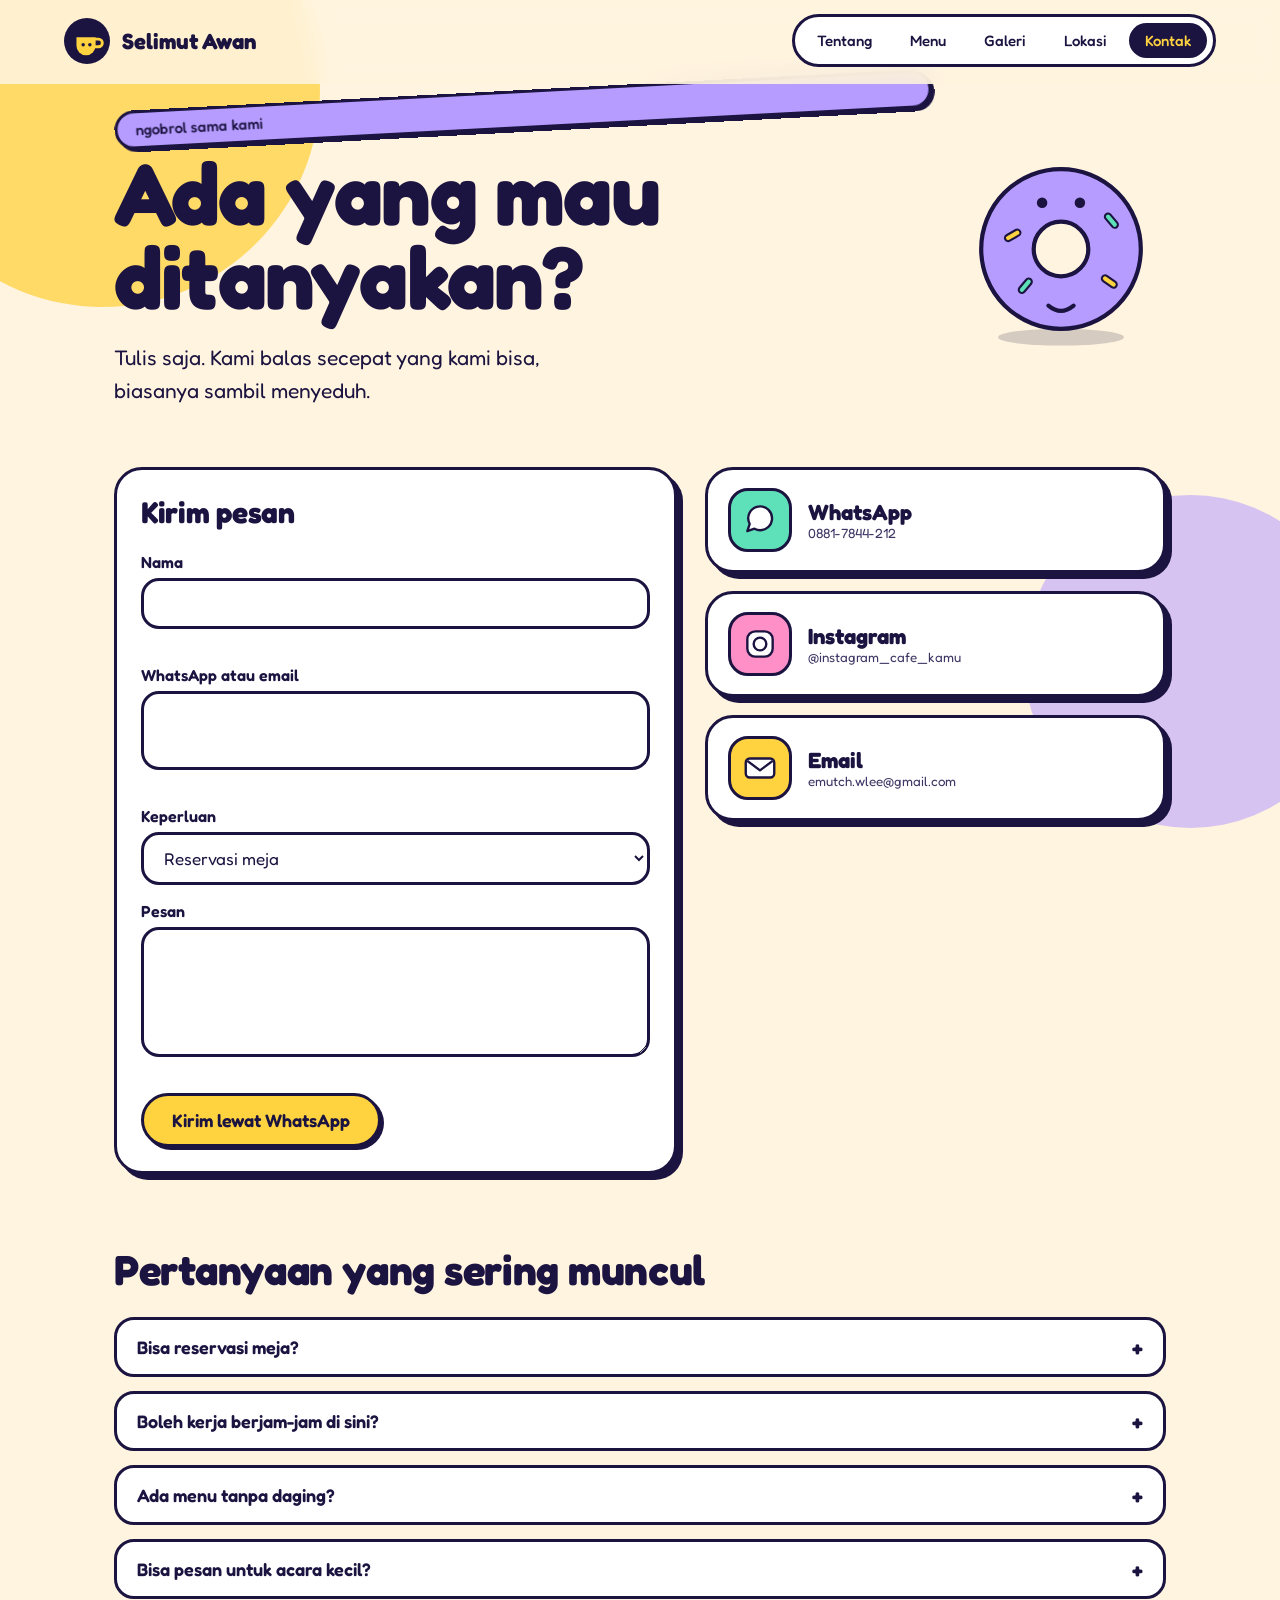
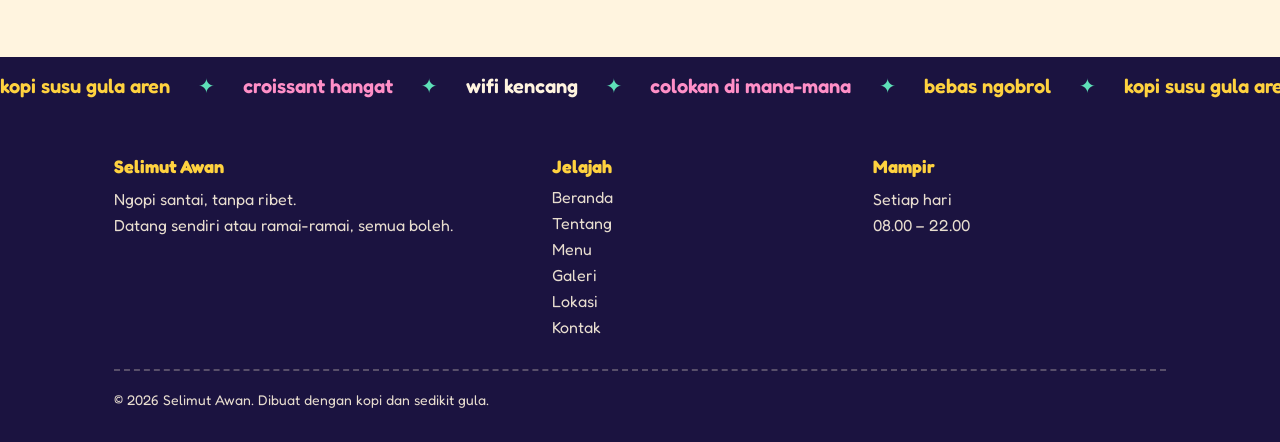
<file: kontak.html>
<!DOCTYPE html>
<html lang="id">
<head>
<meta charset="UTF-8">
<meta name="viewport" content="width=device-width, initial-scale=1">
<title>Kontak — Selimut Awan</title>
<meta name="description" content="Tulis saja. Kami balas secepat yang kami bisa, biasanya sambil menyeduh.">
<link rel="preconnect" href="https://fonts.googleapis.com">
<link rel="preconnect" href="https://fonts.gstatic.com" crossorigin>
<link href="https://fonts.googleapis.com/css2?family=Fredoka:wght@400;500;600;700&display=swap" rel="stylesheet">
<link rel="stylesheet" href="style.css">
<link rel="stylesheet" href="pages.css">
</head>
<body>
<span class="bg-shape s1" aria-hidden="true"></span>
<span class="bg-shape s2" aria-hidden="true"></span>
<div class="page">
  <header>
    <a class="brand" href="index.html" aria-label="Selimut Awan, kembali ke beranda">
      <svg viewBox="0 0 48 48" aria-hidden="true"><circle cx="24" cy="24" r="24" fill="#1b1340"/><path d="M13 20h20v9a10 10 0 0 1-20 0z" fill="#ffd23f"/><path d="M33 22h3a4 4 0 0 1 0 8h-3" fill="none" stroke="#ffd23f" stroke-width="3" stroke-linecap="round"/><circle cx="20" cy="28" r="1.8" fill="#1b1340"/><circle cx="27" cy="28" r="1.8" fill="#1b1340"/></svg>
      <span>Selimut Awan</span>
    </a>
    <button class="burger" id="burger" aria-label="Buka menu navigasi" aria-expanded="false" aria-controls="nav"><span></span><span></span><span></span></button>
    <nav id="nav" aria-label="Navigasi utama"><a href="tentang.html">Tentang</a><a href="menu.html">Menu</a><a href="galeri.html">Galeri</a><a href="lokasi.html">Lokasi</a><a href="kontak.html" aria-current="page">Kontak</a></nav>
  </header>
  <main class="inner">
    <div class="wrap phero">
      <div>
        <p class="sticker rise">ngobrol sama kami</p>
        <h1 class="rise" style="--d:.08s">Ada yang mau ditanyakan?</h1>
        <p class="lead rise" style="--d:.16s">Tulis saja. Kami balas secepat yang kami bisa, biasanya sambil menyeduh.</p>
      </div>
      <svg class="mascot" viewBox="0 0 200 200" aria-hidden="true">
<ellipse cx="100" cy="184" rx="60" ry="8" fill="#1b1340" opacity=".18"/>
<circle cx="100" cy="100" r="76" fill="#b69cff" stroke="#1b1340" stroke-width="4"/>
<circle cx="100" cy="100" r="26" fill="#fff4df" stroke="#1b1340" stroke-width="4"/>
<g fill="#ffd23f" stroke="#1b1340" stroke-width="2"><rect x="46" y="84" width="16" height="6" rx="3" transform="rotate(-30 54 87)"/><rect x="138" y="128" width="16" height="6" rx="3" transform="rotate(35 146 131)"/></g>
<g fill="#5ee0b8" stroke="#1b1340" stroke-width="2"><rect x="140" y="70" width="16" height="6" rx="3" transform="rotate(50 148 73)"/><rect x="58" y="132" width="16" height="6" rx="3" transform="rotate(-50 66 135)"/></g>
<g class="eye"><circle cx="82" cy="56" r="5" fill="#1b1340"/></g><g class="eye"><circle cx="118" cy="56" r="5" fill="#1b1340"/></g>
<path d="M88 154q12 10 24 0" fill="none" stroke="#1b1340" stroke-width="4" stroke-linecap="round"/></svg>
    </div>
    <section class="section"><div class="wrap split">
      <div class="card"><h2 style="font-size:30px">Kirim pesan</h2>
        <form id="contactForm" novalidate>
          <div class="field"><label for="nama">Nama</label><input id="nama" name="nama" type="text" autocomplete="name" required><span class="err" id="err-nama" aria-live="polite"></span></div>
          <div class="field"><label for="kontak">WhatsApp atau email</label><input id="kontak" name="kontak" type="text" autocomplete="email" required><span class="err" id="err-kontak" aria-live="polite"></span></div>
          <div class="field"><label for="perlu">Keperluan</label><select id="perlu" name="perlu"><option>Reservasi meja</option><option>Pertanyaan</option><option>Acara atau kerja sama</option><option>Lainnya</option></select></div>
          <div class="field"><label for="pesan">Pesan</label><textarea id="pesan" name="pesan" required></textarea><span class="err" id="err-pesan" aria-live="polite"></span></div>
          <button class="btn big" type="submit">Kirim lewat WhatsApp</button>
          <div class="ok" id="ok" role="status">Terima kasih! WhatsApp akan terbuka dengan pesanmu. Tinggal tekan kirim, ya.</div>
        </form></div>
      <div class="contact-cards">
        <a href="https://wa.me/628817844212" target="_blank" rel="noopener"><div class="card"><div class="ico-tile" style="background:#5ee0b8"><svg viewBox="0 0 48 48"><g fill="#fff" stroke="#1b1340" stroke-width="3" stroke-linecap="round" stroke-linejoin="round"><path d="M8 38l3-9a15 15 0 1 1 6 6z"/></g></svg></div><div><h3 style="margin:0">WhatsApp</h3><small>0881-7844-212</small></div></div></a>
        <a href="https://instagram.com/" target="_blank" rel="noopener"><div class="card"><div class="ico-tile" style="background:#ff8fc7"><svg viewBox="0 0 48 48"><g fill="#fff" stroke="#1b1340" stroke-width="3"><rect x="8" y="8" width="32" height="32" rx="10"/><circle cx="24" cy="24" r="8"/></g></svg></div><div><h3 style="margin:0">Instagram</h3><small>@instagram_cafe_kamu</small></div></div></a>
        <a href="mailto:emutch.wlee@gmail.com" target="_blank" rel="noopener"><div class="card"><div class="ico-tile" style="background:#ffd23f"><svg viewBox="0 0 48 48"><g fill="#fff" stroke="#1b1340" stroke-width="3" stroke-linejoin="round"><rect x="6" y="12" width="36" height="24" rx="5"/><path d="M8 15l16 12 16-12" fill="none"/></g></svg></div><div><h3 style="margin:0">Email</h3><small>emutch.wlee@gmail.com</small></div></div></a>
      </div>
    </div></section>
    <section class="section"><div class="wrap"><h2>Pertanyaan yang sering muncul</h2><details><summary>Bisa reservasi meja?</summary><p>Bisa. Tulis lewat formulir di halaman ini atau kirim pesan WhatsApp, sebutkan tanggal, jam, dan jumlah orang.</p></details><details><summary>Boleh kerja berjam-jam di sini?</summary><p>Boleh banget. Ada wifi kencang dan colokan di banyak meja. Kami cuma minta kamu tetap pesan sesekali, ya.</p></details><details><summary>Ada menu tanpa daging?</summary><p>Ada. Sandwich telur alpukat dan beberapa camilan cocok untuk vegetarian. Tanya kami kalau ragu.</p></details><details><summary>Bisa pesan untuk acara kecil?</summary><p>Bisa. Ceritakan kebutuhanmu lewat formulir dan kami kabari secepatnya.</p></details></div></section>
  </main>
  <div class="marquee" aria-hidden="true"><div class="track"><div class="group">
      <span>kopi susu gula aren</span><i>✦</i><span>croissant hangat</span><i>✦</i><span>wifi kencang</span><i>✦</i><span>colokan di mana-mana</span><i>✦</i><span>bebas ngobrol</span><i>✦</i>
    </div></div></div>
<footer class="foot"><div class="wrap">
  <div class="foot-in">
    <div><b>Selimut Awan</b><p>Ngopi santai, tanpa ribet.<br>Datang sendiri atau ramai-ramai, semua boleh.</p></div>
    <div><b>Jelajah</b><a href="index.html">Beranda</a><a href="tentang.html">Tentang</a><a href="menu.html">Menu</a><a href="galeri.html">Galeri</a><a href="lokasi.html">Lokasi</a><a href="kontak.html">Kontak</a></div>
    <div><b>Mampir</b><p>Setiap hari<br>08.00 – 22.00</p></div>
  </div>
  <p class="copy-line">© 2026 Selimut Awan. Dibuat dengan kopi dan sedikit gula.</p>
</div></footer>
</div>

<script src="app.js"></script>
</body>
</html>
</file>
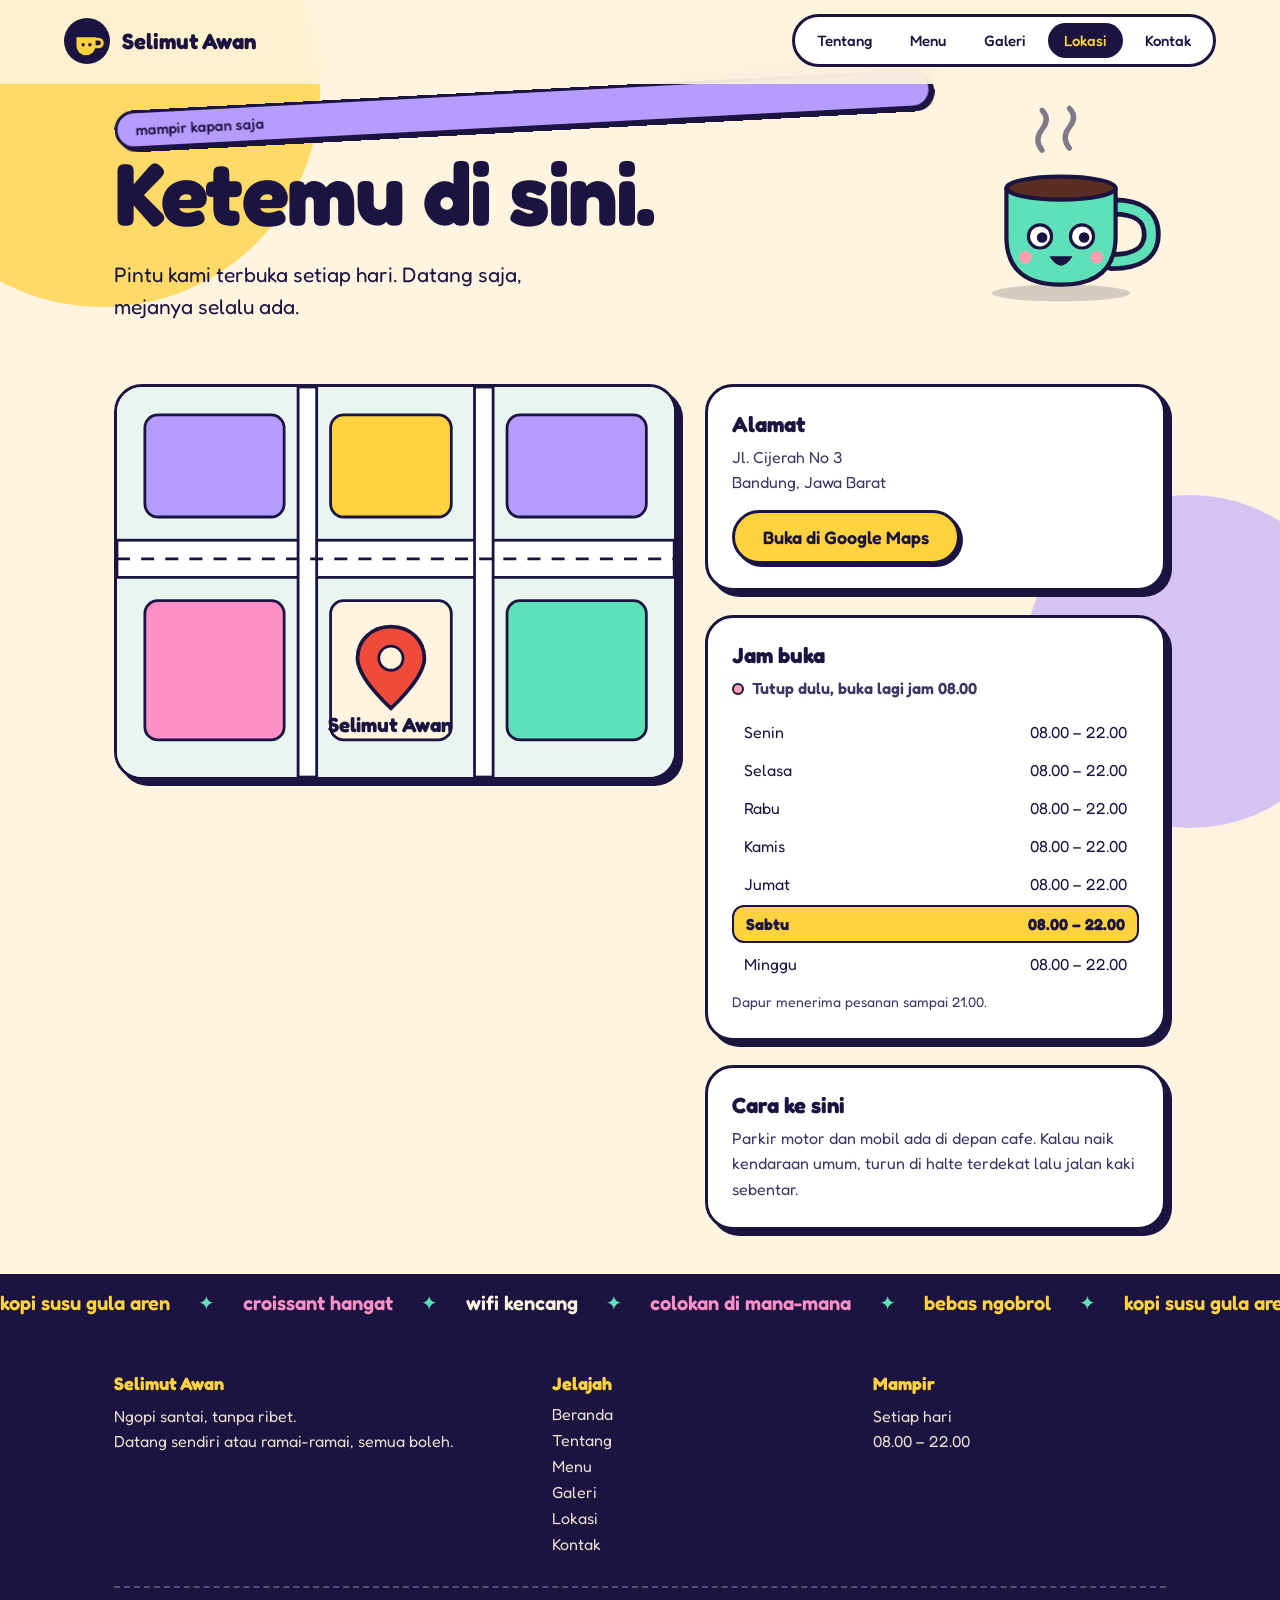
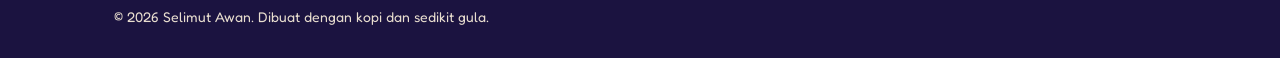
<file: lokasi.html>
<!DOCTYPE html>
<html lang="id">
<head>
<meta charset="UTF-8">
<meta name="viewport" content="width=device-width, initial-scale=1">
<title>Lokasi — Selimut Awan</title>
<meta name="description" content="Pintu kami terbuka setiap hari. Datang saja, mejanya selalu ada.">
<link rel="preconnect" href="https://fonts.googleapis.com">
<link rel="preconnect" href="https://fonts.gstatic.com" crossorigin>
<link href="https://fonts.googleapis.com/css2?family=Fredoka:wght@400;500;600;700&display=swap" rel="stylesheet">
<link rel="stylesheet" href="style.css">
<link rel="stylesheet" href="pages.css">
</head>
<body>
<span class="bg-shape s1" aria-hidden="true"></span>
<span class="bg-shape s2" aria-hidden="true"></span>
<div class="page">
  <header>
    <a class="brand" href="index.html" aria-label="Selimut Awan, kembali ke beranda">
      <svg viewBox="0 0 48 48" aria-hidden="true"><circle cx="24" cy="24" r="24" fill="#1b1340"/><path d="M13 20h20v9a10 10 0 0 1-20 0z" fill="#ffd23f"/><path d="M33 22h3a4 4 0 0 1 0 8h-3" fill="none" stroke="#ffd23f" stroke-width="3" stroke-linecap="round"/><circle cx="20" cy="28" r="1.8" fill="#1b1340"/><circle cx="27" cy="28" r="1.8" fill="#1b1340"/></svg>
      <span>Selimut Awan</span>
    </a>
    <button class="burger" id="burger" aria-label="Buka menu navigasi" aria-expanded="false" aria-controls="nav"><span></span><span></span><span></span></button>
    <nav id="nav" aria-label="Navigasi utama"><a href="tentang.html">Tentang</a><a href="menu.html">Menu</a><a href="galeri.html">Galeri</a><a href="lokasi.html" aria-current="page">Lokasi</a><a href="kontak.html">Kontak</a></nav>
  </header>
  <main class="inner">
    <div class="wrap phero">
      <div>
        <p class="sticker rise">mampir kapan saja</p>
        <h1 class="rise" style="--d:.08s">Ketemu di sini.</h1>
        <p class="lead rise" style="--d:.16s">Pintu kami terbuka setiap hari. Datang saja, mejanya selalu ada.</p>
      </div>
      <svg class="mascot" viewBox="0 0 200 200" aria-hidden="true">
<g class="steam" fill="none" stroke="#1b1340" stroke-width="5" stroke-linecap="round" opacity=".55"><path d="M82 46q-8-10 0-20t0-18"/><path d="M108 44q-8-10 0-20t0-18" style="animation-delay:.8s"/></g>
<ellipse cx="100" cy="182" rx="66" ry="8" fill="#1b1340" opacity=".18"/>
<path d="M150 100q36 0 36 26t-38 26" fill="none" stroke="#1b1340" stroke-width="18" stroke-linecap="round"/>
<path d="M150 100q36 0 36 26t-38 26" fill="none" stroke="#5ee0b8" stroke-width="9" stroke-linecap="round"/>
<path d="M48 82h104v46q0 46-52 46t-52-46z" fill="#5ee0b8" stroke="#1b1340" stroke-width="4" stroke-linejoin="round"/>
<ellipse cx="100" cy="82" rx="52" ry="11" fill="#5a2e22" stroke="#1b1340" stroke-width="4"/>
<g class="eye"><circle cx="80" cy="128" r="11" fill="#fff" stroke="#1b1340" stroke-width="3"/><circle cx="82" cy="129" r="5" fill="#1b1340"/></g>
<g class="eye"><circle cx="120" cy="128" r="11" fill="#fff" stroke="#1b1340" stroke-width="3"/><circle cx="122" cy="129" r="5" fill="#1b1340"/></g>
<circle cx="66" cy="148" r="6" fill="#ff9fb0"/><circle cx="134" cy="148" r="6" fill="#ff9fb0"/>
<path d="M89 147q11 18 22 0z" fill="#1b1340"/></svg>
    </div>
    <section class="section"><div class="wrap split">
      <div class="map"><svg viewBox="0 0 600 420" role="img" aria-label="Ilustrasi peta menuju Selimut Awan">
<rect width="600" height="420" fill="#e8f6ef"/>
<g fill="#b69cff" stroke="#1b1340" stroke-width="3"><rect x="30" y="30" width="150" height="110" rx="14"/><rect x="230" y="30" width="130" height="110" rx="14" fill="#ffd23f"/><rect x="420" y="30" width="150" height="110" rx="14"/><rect x="30" y="230" width="150" height="150" rx="14" fill="#ff8fc7"/><rect x="420" y="230" width="150" height="150" rx="14" fill="#5ee0b8"/></g>
<g fill="#fff" stroke="#1b1340" stroke-width="3"><rect x="0" y="165" width="600" height="40"/><rect x="195" y="0" width="20" height="420"/><rect x="385" y="0" width="20" height="420"/></g>
<path d="M0 185H600" stroke="#1b1340" stroke-width="3" stroke-dasharray="14 12"/>
<rect x="230" y="230" width="130" height="150" rx="14" fill="#fff4df" stroke="#1b1340" stroke-width="3"/>
<g class="pin"><path d="M295 258c-22 0-36 16-36 34 0 22 36 54 36 54s36-32 36-54c0-18-14-34-36-34z" fill="#f04a3a" stroke="#1b1340" stroke-width="4"/><circle cx="295" cy="292" r="13" fill="#fff4df" stroke="#1b1340" stroke-width="3"/></g>
<text x="295" y="372" text-anchor="middle" font-family="Fredoka,sans-serif" font-size="22" font-weight="700" fill="#1b1340">Selimut Awan</text></svg></div>
      <div class="stack">
        <div class="card"><h3>Alamat</h3><p>Jl. Cijerah No 3<br>Bandung, Jawa Barat</p>
          <p style="margin-top:14px"><a class="btn big" href="https://www.google.com/maps/search/?api=1&amp;query=Selimut+Awan" target="_blank" rel="noopener">Buka di Google Maps</a></p></div>
        <div class="card"><h3>Jam buka</h3>
          <p class="status"><span class="dot" id="openDot"></span><span id="openNow">Buka setiap hari</span></p>
          <ul class="hours-list" id="hoursList"><li data-day="1"><span>Senin</span><span>08.00 – 22.00</span></li><li data-day="2"><span>Selasa</span><span>08.00 – 22.00</span></li><li data-day="3"><span>Rabu</span><span>08.00 – 22.00</span></li><li data-day="4"><span>Kamis</span><span>08.00 – 22.00</span></li><li data-day="5"><span>Jumat</span><span>08.00 – 22.00</span></li><li data-day="6"><span>Sabtu</span><span>08.00 – 22.00</span></li><li data-day="0"><span>Minggu</span><span>08.00 – 22.00</span></li></ul>
          <p style="margin-top:10px;font-size:14px">Dapur menerima pesanan sampai 21.00.</p></div>
        <div class="card"><h3>Cara ke sini</h3><p>Parkir motor dan mobil ada di depan cafe. Kalau naik kendaraan umum, turun di halte terdekat lalu jalan kaki sebentar.</p></div>
      </div>
    </div></section>
  </main>
  <div class="marquee" aria-hidden="true"><div class="track"><div class="group">
      <span>kopi susu gula aren</span><i>✦</i><span>croissant hangat</span><i>✦</i><span>wifi kencang</span><i>✦</i><span>colokan di mana-mana</span><i>✦</i><span>bebas ngobrol</span><i>✦</i>
    </div></div></div>
<footer class="foot"><div class="wrap">
  <div class="foot-in">
    <div><b>Selimut Awan</b><p>Ngopi santai, tanpa ribet.<br>Datang sendiri atau ramai-ramai, semua boleh.</p></div>
    <div><b>Jelajah</b><a href="index.html">Beranda</a><a href="tentang.html">Tentang</a><a href="menu.html">Menu</a><a href="galeri.html">Galeri</a><a href="lokasi.html">Lokasi</a><a href="kontak.html">Kontak</a></div>
    <div><b>Mampir</b><p>Setiap hari<br>08.00 – 22.00</p></div>
  </div>
  <p class="copy-line">© 2026 Selimut Awan. Dibuat dengan kopi dan sedikit gula.</p>
</div></footer>
</div>

<script src="app.js"></script>
</body>
</html>
</file>
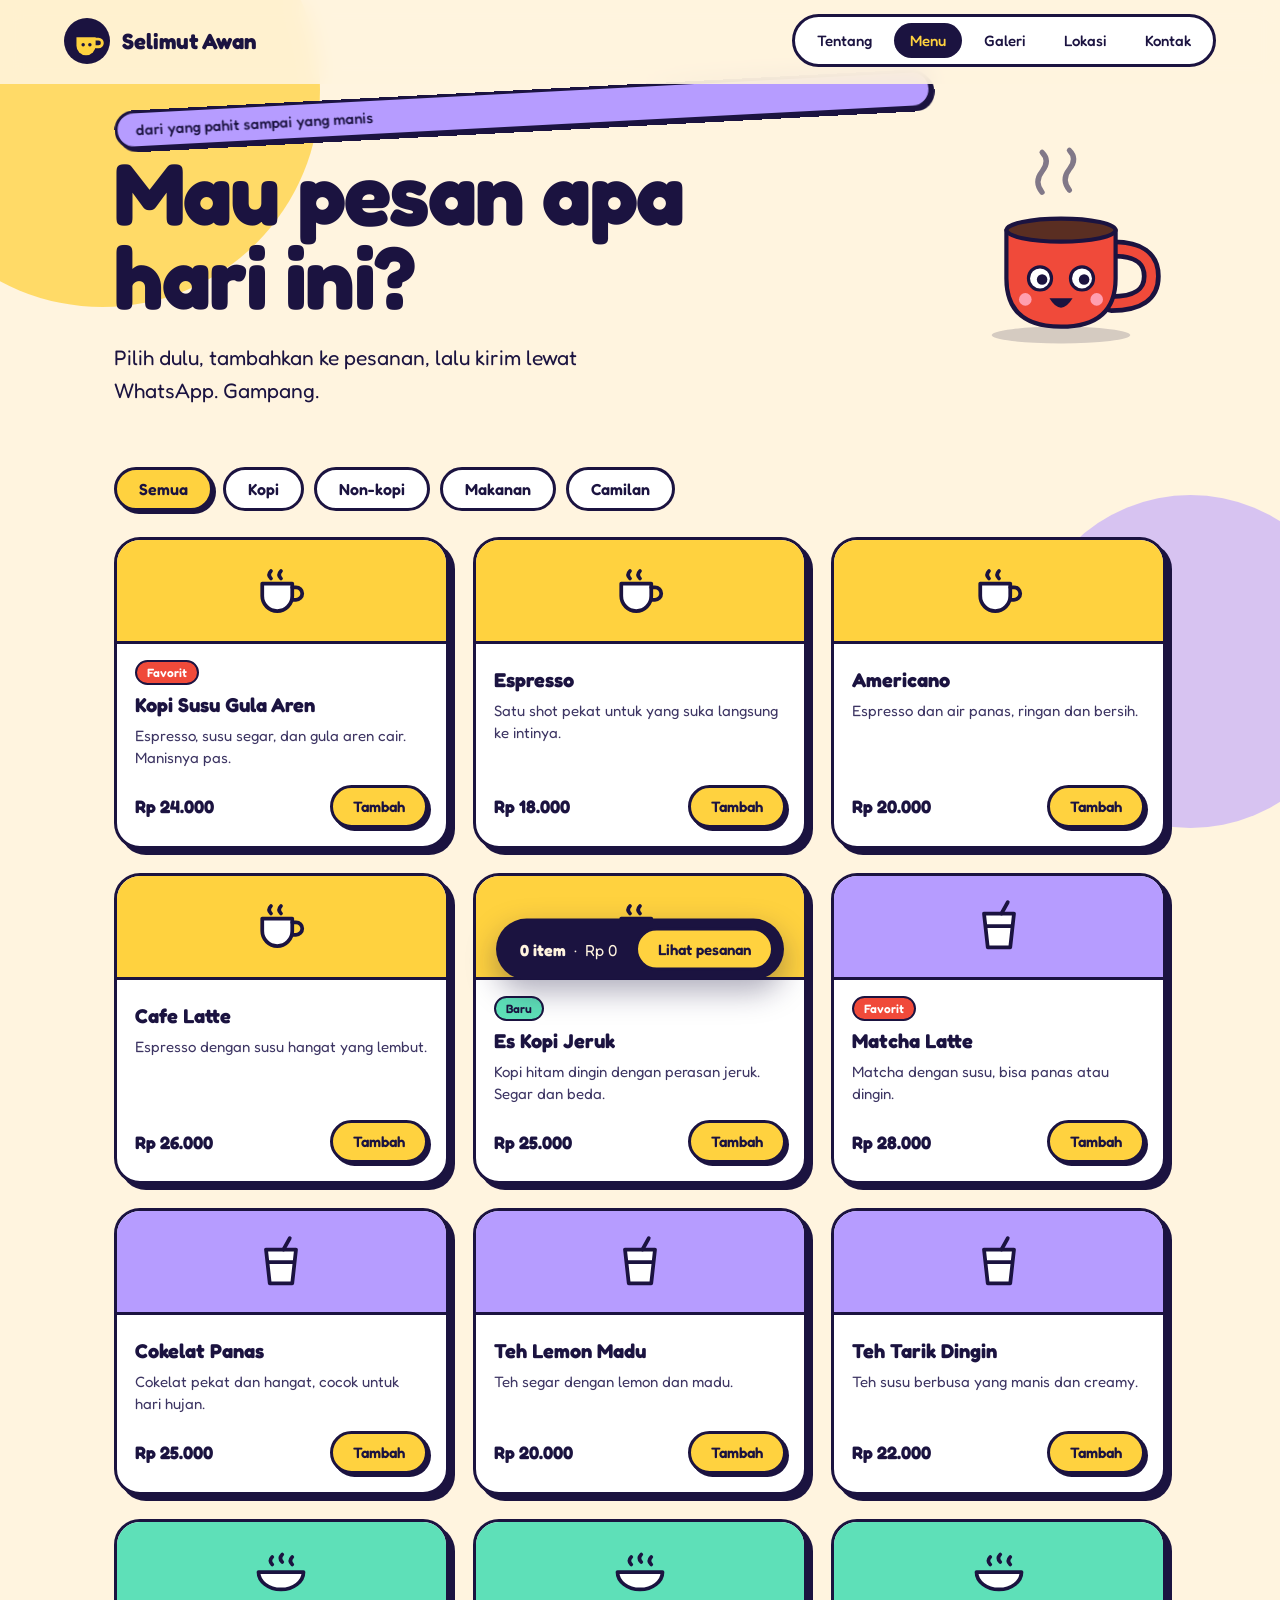
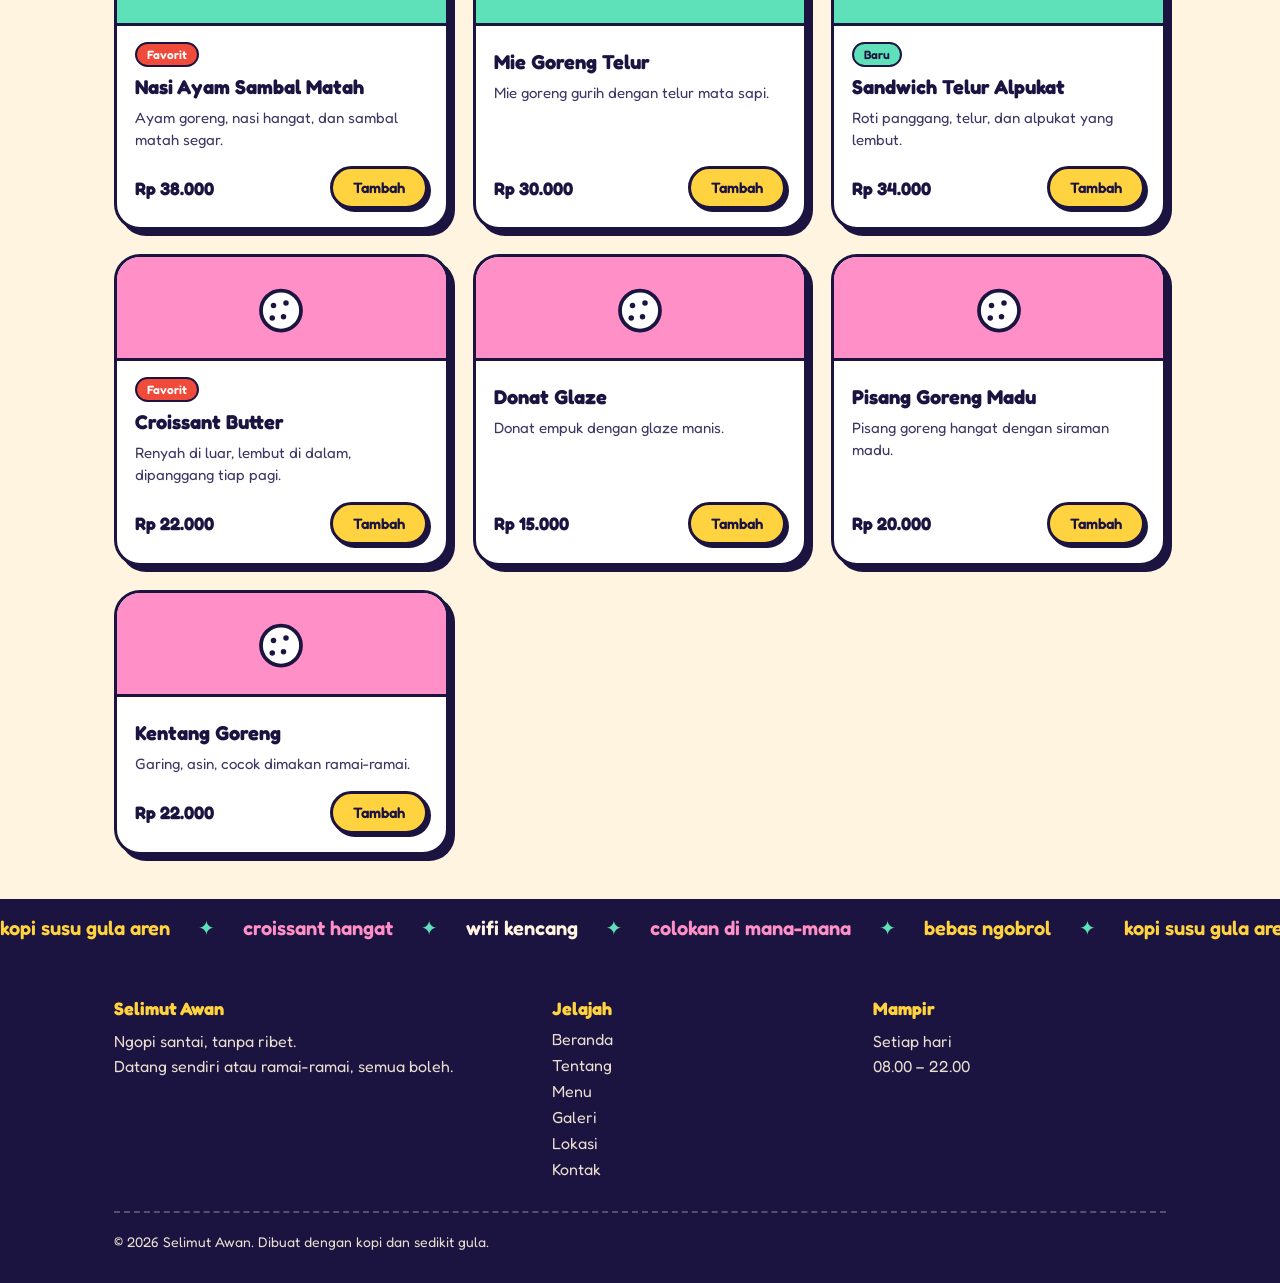
<file: menu.html>
<!DOCTYPE html>
<html lang="id">
<head>
<meta charset="UTF-8">
<meta name="viewport" content="width=device-width, initial-scale=1">
<title>Menu — Selimut Awan</title>
<meta name="description" content="Pilih dulu, tambahkan ke pesanan, lalu kirim lewat WhatsApp. Gampang.">
<link rel="preconnect" href="https://fonts.googleapis.com">
<link rel="preconnect" href="https://fonts.gstatic.com" crossorigin>
<link href="https://fonts.googleapis.com/css2?family=Fredoka:wght@400;500;600;700&display=swap" rel="stylesheet">
<link rel="stylesheet" href="style.css">
<link rel="stylesheet" href="pages.css">
</head>
<body>
<span class="bg-shape s1" aria-hidden="true"></span>
<span class="bg-shape s2" aria-hidden="true"></span>
<div class="page">
  <header>
    <a class="brand" href="index.html" aria-label="Selimut Awan, kembali ke beranda">
      <svg viewBox="0 0 48 48" aria-hidden="true"><circle cx="24" cy="24" r="24" fill="#1b1340"/><path d="M13 20h20v9a10 10 0 0 1-20 0z" fill="#ffd23f"/><path d="M33 22h3a4 4 0 0 1 0 8h-3" fill="none" stroke="#ffd23f" stroke-width="3" stroke-linecap="round"/><circle cx="20" cy="28" r="1.8" fill="#1b1340"/><circle cx="27" cy="28" r="1.8" fill="#1b1340"/></svg>
      <span>Selimut Awan</span>
    </a>
    <button class="burger" id="burger" aria-label="Buka menu navigasi" aria-expanded="false" aria-controls="nav"><span></span><span></span><span></span></button>
    <nav id="nav" aria-label="Navigasi utama"><a href="tentang.html">Tentang</a><a href="menu.html" aria-current="page">Menu</a><a href="galeri.html">Galeri</a><a href="lokasi.html">Lokasi</a><a href="kontak.html">Kontak</a></nav>
  </header>
  <main class="inner">
    <div class="wrap phero">
      <div>
        <p class="sticker rise">dari yang pahit sampai yang manis</p>
        <h1 class="rise" style="--d:.08s">Mau pesan apa hari ini?</h1>
        <p class="lead rise" style="--d:.16s">Pilih dulu, tambahkan ke pesanan, lalu kirim lewat WhatsApp. Gampang.</p>
      </div>
      <svg class="mascot" viewBox="0 0 200 200" aria-hidden="true">
<g class="steam" fill="none" stroke="#1b1340" stroke-width="5" stroke-linecap="round" opacity=".55"><path d="M82 46q-8-10 0-20t0-18"/><path d="M108 44q-8-10 0-20t0-18" style="animation-delay:.8s"/></g>
<ellipse cx="100" cy="182" rx="66" ry="8" fill="#1b1340" opacity=".18"/>
<path d="M150 100q36 0 36 26t-38 26" fill="none" stroke="#1b1340" stroke-width="18" stroke-linecap="round"/>
<path d="M150 100q36 0 36 26t-38 26" fill="none" stroke="#f04a3a" stroke-width="9" stroke-linecap="round"/>
<path d="M48 82h104v46q0 46-52 46t-52-46z" fill="#f04a3a" stroke="#1b1340" stroke-width="4" stroke-linejoin="round"/>
<ellipse cx="100" cy="82" rx="52" ry="11" fill="#5a2e22" stroke="#1b1340" stroke-width="4"/>
<g class="eye"><circle cx="80" cy="128" r="11" fill="#fff" stroke="#1b1340" stroke-width="3"/><circle cx="82" cy="129" r="5" fill="#1b1340"/></g>
<g class="eye"><circle cx="120" cy="128" r="11" fill="#fff" stroke="#1b1340" stroke-width="3"/><circle cx="122" cy="129" r="5" fill="#1b1340"/></g>
<circle cx="66" cy="148" r="6" fill="#ff9fb0"/><circle cx="134" cy="148" r="6" fill="#ff9fb0"/>
<path d="M89 147q11 18 22 0z" fill="#1b1340"/></svg>
    </div>
    <svg width="0" height="0" style="position:absolute" aria-hidden="true"><defs>
<symbol id="i-kopi" viewBox="0 0 48 48"><g fill="#fff" stroke="#1b1340" stroke-width="3" stroke-linecap="round" stroke-linejoin="round"><path d="M9 18h24v10a12 12 0 0 1-24 0z"/><path d="M33 21h3a5 5 0 0 1 0 10h-3" fill="none"/><path d="M16 8q-3 3 0 6M24 8q-3 3 0 6" fill="none"/></g></symbol>
<symbol id="i-non" viewBox="0 0 48 48"><g fill="#fff" stroke="#1b1340" stroke-width="3" stroke-linecap="round" stroke-linejoin="round"><path d="M12 14h24l-3 27H15z"/><path d="M26 14l5-9M14 24h20" fill="none"/></g></symbol>
<symbol id="i-makan" viewBox="0 0 48 48"><g fill="#fff" stroke="#1b1340" stroke-width="3" stroke-linecap="round" stroke-linejoin="round"><path d="M6 24h36a18 14 0 0 1-36 0z"/><path d="M17 12q-3 3 0 6M25 10q-3 3 0 6M33 12q-3 3 0 6" fill="none"/></g></symbol>
<symbol id="i-camilan" viewBox="0 0 48 48"><g fill="#fff" stroke="#1b1340" stroke-width="3" stroke-linecap="round"><circle cx="24" cy="26" r="16"/><g fill="#1b1340" stroke="none"><circle cx="18" cy="22" r="2.2"/><circle cx="28" cy="20" r="2.2"/><circle cx="26" cy="31" r="2.2"/><circle cx="17" cy="32" r="2.2"/></g></g></symbol>
</defs></svg>
    <section class="section"><div class="wrap">
      <div class="tabs" role="group" aria-label="Kategori menu">
        <button class="tab" data-cat="semua" aria-pressed="true">Semua</button>
        <button class="tab" data-cat="kopi" aria-pressed="false">Kopi</button>
        <button class="tab" data-cat="non" aria-pressed="false">Non-kopi</button>
        <button class="tab" data-cat="makan" aria-pressed="false">Makanan</button>
        <button class="tab" data-cat="camilan" aria-pressed="false">Camilan</button>
      </div>
      <div class="menu-grid" id="menuGrid"></div>
    </div></section>
  </main>
  <div class="marquee" aria-hidden="true"><div class="track"><div class="group">
      <span>kopi susu gula aren</span><i>✦</i><span>croissant hangat</span><i>✦</i><span>wifi kencang</span><i>✦</i><span>colokan di mana-mana</span><i>✦</i><span>bebas ngobrol</span><i>✦</i>
    </div></div></div>
<footer class="foot"><div class="wrap">
  <div class="foot-in">
    <div><b>Selimut Awan</b><p>Ngopi santai, tanpa ribet.<br>Datang sendiri atau ramai-ramai, semua boleh.</p></div>
    <div><b>Jelajah</b><a href="index.html">Beranda</a><a href="tentang.html">Tentang</a><a href="menu.html">Menu</a><a href="galeri.html">Galeri</a><a href="lokasi.html">Lokasi</a><a href="kontak.html">Kontak</a></div>
    <div><b>Mampir</b><p>Setiap hari<br>08.00 – 22.00</p></div>
  </div>
  <p class="copy-line">© 2026 Selimut Awan. Dibuat dengan kopi dan sedikit gula.</p>
</div></footer>
</div>
<div class="orderbar" id="orderbar"><span><b id="obCount">0 item</b> &nbsp;·&nbsp; <span id="obTotal">Rp 0</span></span><button class="btn" id="openOrder">Lihat pesanan</button></div>
<dialog id="orderDlg" aria-labelledby="dlgTitle">
  <h2 id="dlgTitle">Pesananmu</h2>
  <ul class="lines" id="lines"></ul>
  <div class="total"><span>Total</span><span id="dlgTotal">Rp 0</span></div>
  <div class="field"><label for="who">Atas nama atau nomor meja (boleh dikosongkan)</label><input id="who" type="text" autocomplete="name"></div>
  <div class="dlg-actions">
    <a class="btn big" id="sendWA" href="#" target="_blank" rel="noopener">Kirim lewat WhatsApp</a>
    <button class="btn alt" id="clearOrder">Kosongkan</button>
    <button class="btn alt" id="closeDlg">Tutup</button>
  </div>
</dialog>
<script src="app.js"></script>
</body>
</html>
</file>
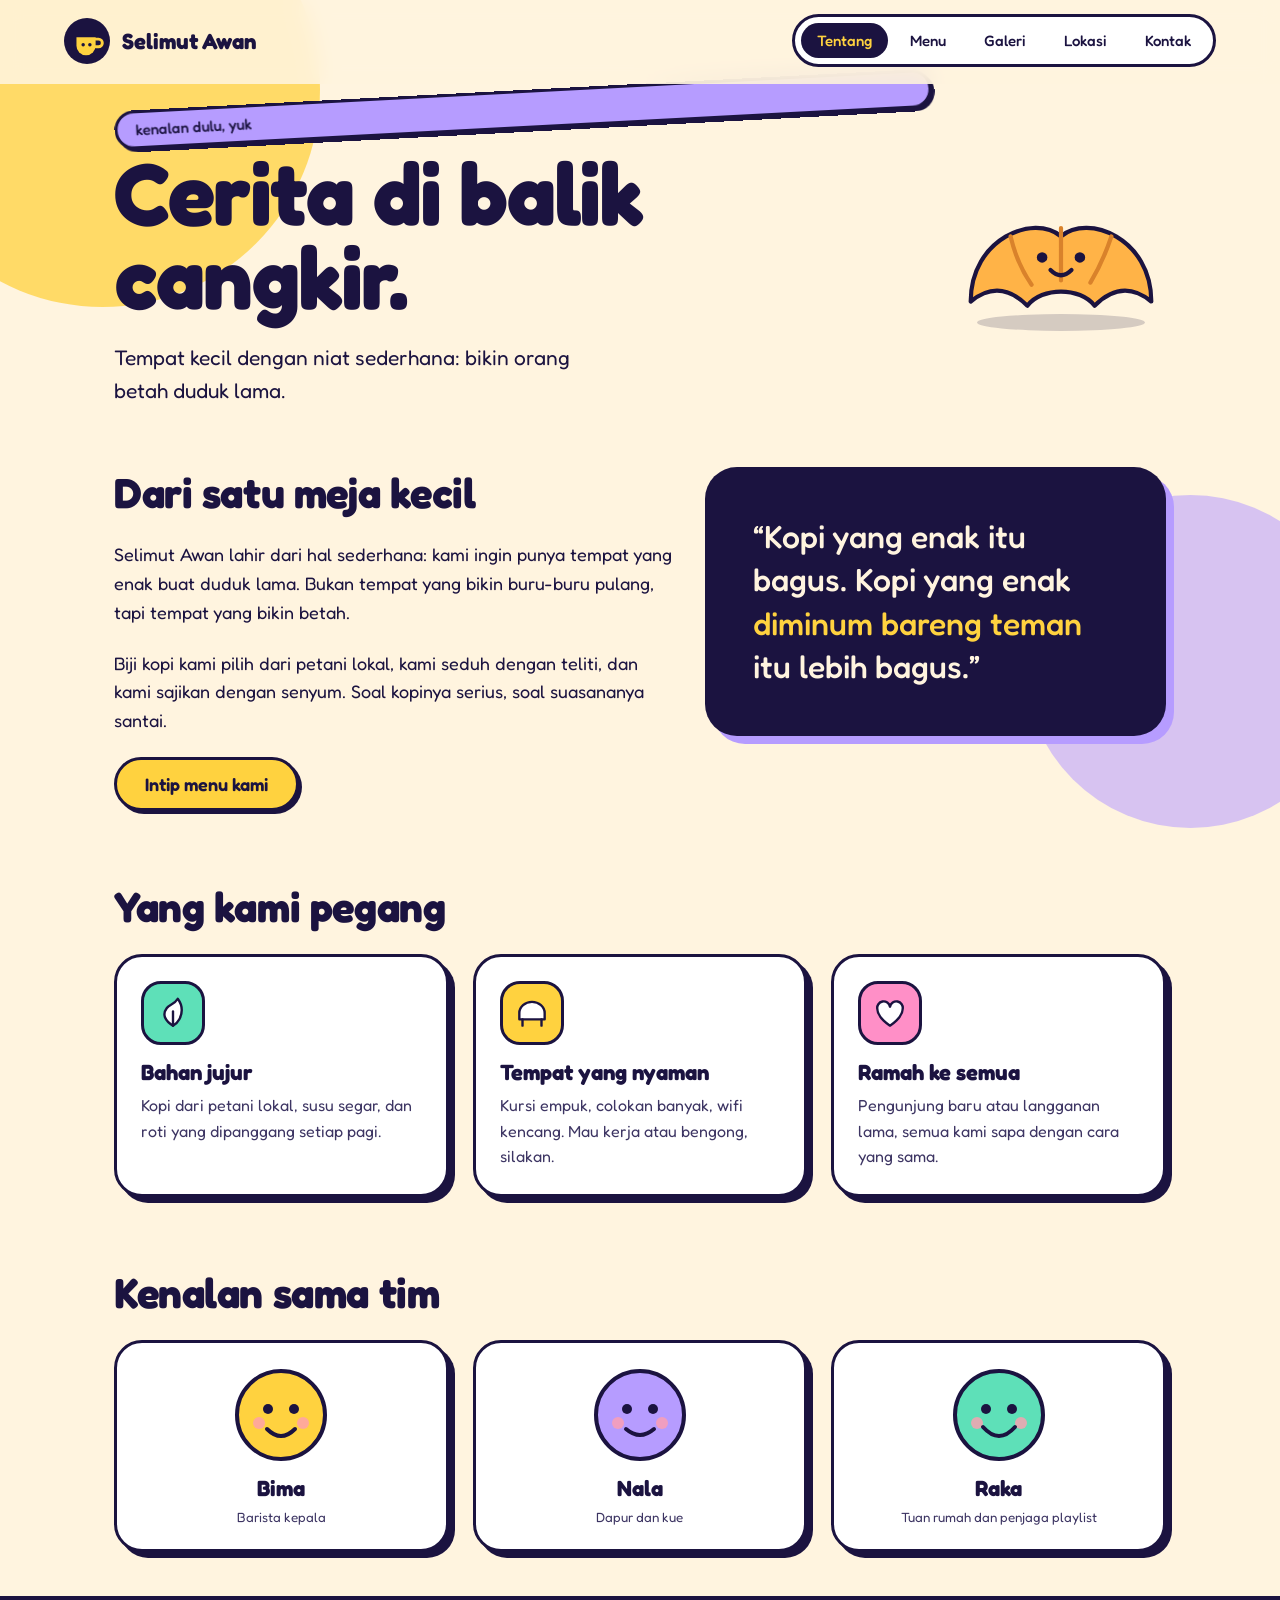
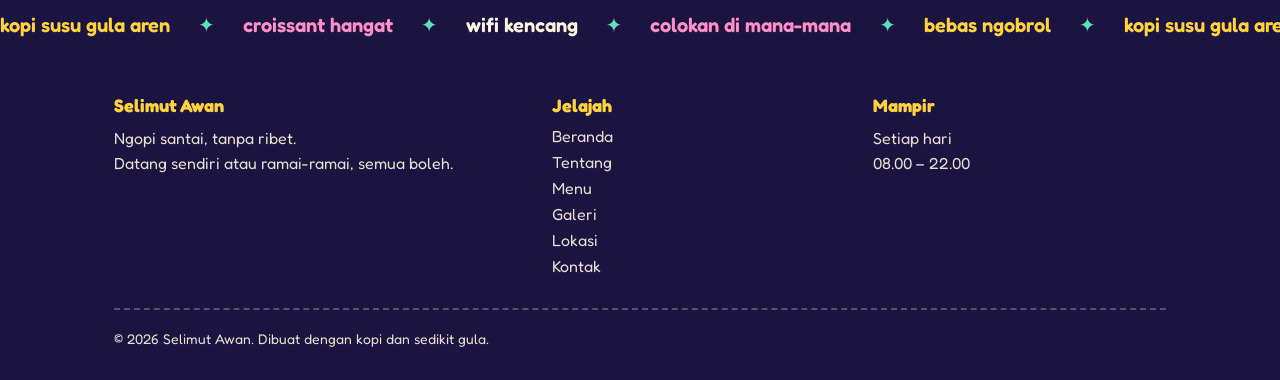
<file: tentang.html>
<!DOCTYPE html>
<html lang="id">
<head>
<meta charset="UTF-8">
<meta name="viewport" content="width=device-width, initial-scale=1">
<title>Tentang — Selimut Awan</title>
<meta name="description" content="Tempat kecil dengan niat sederhana: bikin orang betah duduk lama.">
<link rel="preconnect" href="https://fonts.googleapis.com">
<link rel="preconnect" href="https://fonts.gstatic.com" crossorigin>
<link href="https://fonts.googleapis.com/css2?family=Fredoka:wght@400;500;600;700&display=swap" rel="stylesheet">
<link rel="stylesheet" href="style.css">
<link rel="stylesheet" href="pages.css">
</head>
<body>
<span class="bg-shape s1" aria-hidden="true"></span>
<span class="bg-shape s2" aria-hidden="true"></span>
<div class="page">
  <header>
    <a class="brand" href="index.html" aria-label="Selimut Awan, kembali ke beranda">
      <svg viewBox="0 0 48 48" aria-hidden="true"><circle cx="24" cy="24" r="24" fill="#1b1340"/><path d="M13 20h20v9a10 10 0 0 1-20 0z" fill="#ffd23f"/><path d="M33 22h3a4 4 0 0 1 0 8h-3" fill="none" stroke="#ffd23f" stroke-width="3" stroke-linecap="round"/><circle cx="20" cy="28" r="1.8" fill="#1b1340"/><circle cx="27" cy="28" r="1.8" fill="#1b1340"/></svg>
      <span>Selimut Awan</span>
    </a>
    <button class="burger" id="burger" aria-label="Buka menu navigasi" aria-expanded="false" aria-controls="nav"><span></span><span></span><span></span></button>
    <nav id="nav" aria-label="Navigasi utama"><a href="tentang.html" aria-current="page">Tentang</a><a href="menu.html">Menu</a><a href="galeri.html">Galeri</a><a href="lokasi.html">Lokasi</a><a href="kontak.html">Kontak</a></nav>
  </header>
  <main class="inner">
    <div class="wrap phero">
      <div>
        <p class="sticker rise">kenalan dulu, yuk</p>
        <h1 class="rise" style="--d:.08s">Cerita di balik cangkir.</h1>
        <p class="lead rise" style="--d:.16s">Tempat kecil dengan niat sederhana: bikin orang betah duduk lama.</p>
      </div>
      <svg class="mascot" viewBox="0 0 200 200" aria-hidden="true">
<ellipse cx="100" cy="170" rx="80" ry="8" fill="#1b1340" opacity=".18"/>
<path d="M14 150C14 90 74 66 100 88 126 66 186 90 186 150 164 132 146 140 132 154 118 136 82 136 68 154 54 140 36 132 14 150z" fill="#ffb347" stroke="#1b1340" stroke-width="4" stroke-linejoin="round"/>
<path d="M52 88q6 26 20 46M100 80v50M148 88q-8 24-20 44" fill="none" stroke="#d9822b" stroke-width="4" stroke-linecap="round"/>
<g class="eye"><circle cx="82" cy="108" r="5" fill="#1b1340"/></g><g class="eye"><circle cx="118" cy="108" r="5" fill="#1b1340"/></g>
<path d="M90 120q10 10 20 0" fill="none" stroke="#1b1340" stroke-width="4" stroke-linecap="round"/></svg>
    </div>
    <section class="section"><div class="wrap split">
      <div><h2>Dari satu meja kecil</h2>
        <p class="sub">Selimut Awan lahir dari hal sederhana: kami ingin punya tempat yang enak buat duduk lama. Bukan tempat yang bikin buru-buru pulang, tapi tempat yang bikin betah.</p>
        <p class="sub">Biji kopi kami pilih dari petani lokal, kami seduh dengan teliti, dan kami sajikan dengan senyum. Soal kopinya serius, soal suasananya santai.</p>
        <a class="btn big" href="menu.html">Intip menu kami</a></div>
      <div class="quote">“Kopi yang enak itu bagus. Kopi yang enak <span>diminum bareng teman</span> itu lebih bagus.”</div>
    </div></section>
    <section class="section"><div class="wrap"><h2>Yang kami pegang</h2>
      <div class="grid3">
        <div class="card"><div class="ico-tile" style="background:#5ee0b8"><svg viewBox="0 0 48 48"><g fill="#fff" stroke="#1b1340" stroke-width="3" stroke-linecap="round" stroke-linejoin="round"><path d="M24 40c-10-6-14-14-8-22 4-5 10-5 14-12 6 8 6 18 2 26-2 4-4 6-8 8z"/><path d="M24 40V22" fill="none"/></g></svg></div><h3>Bahan jujur</h3><p>Kopi dari petani lokal, susu segar, dan roti yang dipanggang setiap pagi.</p></div>
        <div class="card"><div class="ico-tile" style="background:#ffd23f"><svg viewBox="0 0 48 48"><g fill="#fff" stroke="#1b1340" stroke-width="3" stroke-linecap="round" stroke-linejoin="round"><path d="M8 24a16 14 0 0 1 32 0v8H8z"/><path d="M12 32v8M36 32v8" fill="none"/></g></svg></div><h3>Tempat yang nyaman</h3><p>Kursi empuk, colokan banyak, wifi kencang. Mau kerja atau bengong, silakan.</p></div>
        <div class="card"><div class="ico-tile" style="background:#ff8fc7"><svg viewBox="0 0 48 48"><g fill="#fff" stroke="#1b1340" stroke-width="3" stroke-linecap="round" stroke-linejoin="round"><path d="M24 40S8 30 8 19a8 8 0 0 1 16-3 8 8 0 0 1 16 3c0 11-16 21-16 21z"/></g></svg></div><h3>Ramah ke semua</h3><p>Pengunjung baru atau langganan lama, semua kami sapa dengan cara yang sama.</p></div>
      </div></div></section>
    <section class="section"><div class="wrap"><h2>Kenalan sama tim</h2>
      <div class="grid3">
        <div class="card person"><svg class="avatar" viewBox="0 0 96 96" aria-hidden="true"><circle cx="48" cy="48" r="44" fill="#ffd23f" stroke="#1b1340" stroke-width="4"/><circle cx="35" cy="42" r="5" fill="#1b1340"/><circle cx="61" cy="42" r="5" fill="#1b1340"/><circle cx="26" cy="56" r="6" fill="#ff9fb0" opacity=".8"/><circle cx="70" cy="56" r="6" fill="#ff9fb0" opacity=".8"/><path d="M34 62q14 14 28 0" fill="none" stroke="#1b1340" stroke-width="4" stroke-linecap="round"/></svg><h3>Bima</h3><small>Barista kepala</small></div>
        <div class="card person"><svg class="avatar" viewBox="0 0 96 96" aria-hidden="true"><circle cx="48" cy="48" r="44" fill="#b69cff" stroke="#1b1340" stroke-width="4"/><circle cx="35" cy="42" r="5" fill="#1b1340"/><circle cx="61" cy="42" r="5" fill="#1b1340"/><circle cx="26" cy="56" r="6" fill="#ff9fb0" opacity=".8"/><circle cx="70" cy="56" r="6" fill="#ff9fb0" opacity=".8"/><path d="M34 62q14 12 28 0" fill="none" stroke="#1b1340" stroke-width="4" stroke-linecap="round"/></svg><h3>Nala</h3><small>Dapur dan kue</small></div>
        <div class="card person"><svg class="avatar" viewBox="0 0 96 96" aria-hidden="true"><circle cx="48" cy="48" r="44" fill="#5ee0b8" stroke="#1b1340" stroke-width="4"/><circle cx="35" cy="42" r="5" fill="#1b1340"/><circle cx="61" cy="42" r="5" fill="#1b1340"/><circle cx="26" cy="56" r="6" fill="#ff9fb0" opacity=".8"/><circle cx="70" cy="56" r="6" fill="#ff9fb0" opacity=".8"/><path d="M32 60q16 18 32 0" fill="none" stroke="#1b1340" stroke-width="4" stroke-linecap="round"/></svg><h3>Raka</h3><small>Tuan rumah dan penjaga playlist</small></div>
      </div></div></section>
  </main>
  <div class="marquee" aria-hidden="true"><div class="track"><div class="group">
      <span>kopi susu gula aren</span><i>✦</i><span>croissant hangat</span><i>✦</i><span>wifi kencang</span><i>✦</i><span>colokan di mana-mana</span><i>✦</i><span>bebas ngobrol</span><i>✦</i>
    </div></div></div>
<footer class="foot"><div class="wrap">
  <div class="foot-in">
    <div><b>Selimut Awan</b><p>Ngopi santai, tanpa ribet.<br>Datang sendiri atau ramai-ramai, semua boleh.</p></div>
    <div><b>Jelajah</b><a href="index.html">Beranda</a><a href="tentang.html">Tentang</a><a href="menu.html">Menu</a><a href="galeri.html">Galeri</a><a href="lokasi.html">Lokasi</a><a href="kontak.html">Kontak</a></div>
    <div><b>Mampir</b><p>Setiap hari<br>08.00 – 22.00</p></div>
  </div>
  <p class="copy-line">© 2026 Selimut Awan. Dibuat dengan kopi dan sedikit gula.</p>
</div></footer>
</div>

<script src="app.js"></script>
</body>
</html>
</file>
<file: style.css>
:root{
  --ink:#1b1340;
  --cream:#fff4df;
  --yellow:#ffd23f;
  --coral:#f04a3a;
  --mint:#5ee0b8;
  --lilac:#b69cff;
  --pink:#ff8fc7;
  --font:"Fredoka","Baloo 2","Trebuchet MS",system-ui,sans-serif;
}
*{box-sizing:border-box;margin:0;padding:0}
html{scroll-behavior:smooth}
body{font-family:var(--font);color:var(--ink);background:var(--cream);min-height:100vh;overflow-x:hidden;position:relative}
.bg-shape{position:fixed;border-radius:50%;z-index:0;pointer-events:none}
.s1{width:34vw;height:34vw;max-width:460px;max-height:460px;background:var(--yellow);left:-9vw;top:-10vw;opacity:.75}
.s2{width:26vw;height:26vw;max-width:340px;max-height:340px;background:var(--lilac);right:-6vw;bottom:8vh;opacity:.55}
.page{position:relative;z-index:1;min-height:100vh;display:flex;flex-direction:column;transition:opacity .5s ease,transform .5s ease}
body.leaving .page{opacity:0;transform:translateY(10px)}

/* Header */
header{display:flex;align-items:center;justify-content:space-between;gap:16px;padding:22px clamp(20px,5vw,64px);position:relative;z-index:5}
.brand{display:flex;align-items:center;gap:12px;color:var(--ink);text-decoration:none;font-weight:700;font-size:22px}
.brand svg{width:46px;height:46px}
nav{display:flex;gap:6px;background:#fff;border:3px solid var(--ink);border-radius:999px;padding:6px}
nav a{color:var(--ink);text-decoration:none;font-weight:500;font-size:15px;padding:8px 16px;border-radius:999px;transition:background .2s}
nav a:hover,nav a:focus-visible{background:var(--yellow)}
.burger{display:none;background:#fff;border:3px solid var(--ink);border-radius:14px;width:48px;height:48px;cursor:pointer;color:var(--ink)}
.burger span{display:block;width:20px;height:3px;background:currentColor;margin:4px auto;border-radius:3px;transition:transform .3s,opacity .3s}
.burger[aria-expanded="true"] span:nth-child(1){transform:translateY(7px) rotate(45deg)}
.burger[aria-expanded="true"] span:nth-child(2){opacity:0}
.burger[aria-expanded="true"] span:nth-child(3){transform:translateY(-7px) rotate(-45deg)}

/* Hero */
.hero{flex:1;display:grid;grid-template-columns:1.05fr .95fr;align-items:center;gap:clamp(20px,4vw,56px);padding:10px clamp(20px,5vw,64px) 48px;max-width:1280px;width:100%;margin:0 auto}
.copy{display:flex;flex-direction:column;align-items:flex-start}
.sticker{background:var(--lilac);border:3px solid var(--ink);border-radius:999px;padding:7px 18px;font-weight:500;font-size:15px;transform:rotate(-3deg);box-shadow:3px 3px 0 var(--ink);margin-bottom:22px}
h1{font-size:clamp(54px,9vw,120px);font-weight:700;line-height:.95;letter-spacing:-.02em}
h1 span{color:var(--coral)}
.lead{margin-top:24px;max-width:34ch;font-size:clamp(17px,1.8vw,21px);line-height:1.55;font-weight:400}
.cta{margin-top:34px;display:inline-flex;align-items:center;gap:12px;padding:18px 34px;background:var(--yellow);color:var(--ink);border:3px solid var(--ink);border-radius:999px;font:600 20px/1 var(--font);text-decoration:none;box-shadow:6px 6px 0 var(--ink);transition:transform .15s,box-shadow .15s;cursor:pointer}
.cta svg{width:22px;height:22px;transition:transform .2s}
.cta:hover{transform:translate(3px,3px);box-shadow:3px 3px 0 var(--ink)}
.cta:hover svg{transform:translateX(4px)}
.cta:active{transform:translate(6px,6px);box-shadow:0 0 0 var(--ink)}
a:focus-visible,button:focus-visible{outline:3px solid var(--coral);outline-offset:4px}
.hours{margin-top:26px;display:flex;align-items:center;gap:10px;font-size:15px;font-weight:500}
.dot{width:12px;height:12px;border-radius:50%;background:#19b97a;border:2px solid var(--ink)}
.hours.closed .dot{background:#ff9fb0}

/* Panggung karakter */
.stage{position:relative;aspect-ratio:1/1;width:100%;max-width:540px;justify-self:center;border-radius:44px;background:
  repeating-radial-gradient(circle at 50% 58%,transparent 0 28px,rgba(182,156,255,.28) 28px 31px),var(--ink);
  box-shadow:10px 10px 0 var(--coral);border:3px solid var(--ink)}
.chars{position:absolute;inset:0;width:100%;height:100%;overflow:visible}
.badge{position:absolute;z-index:3;top:-26px;left:-22px;width:clamp(92px,22%,124px);animation:spin 22s linear infinite}
.badge svg{width:100%;display:block}
.bubble{position:absolute;z-index:3;left:25%;top:5%;max-width:52%;background:var(--cream);color:var(--ink);border:3px solid var(--ink);border-radius:20px;padding:10px 16px;font-size:clamp(14px,1.6vw,17px);font-weight:500;line-height:1.3}
.bubble::after{content:"";position:absolute;left:34px;bottom:-11px;width:18px;height:18px;background:var(--cream);border-right:3px solid var(--ink);border-bottom:3px solid var(--ink);transform:rotate(45deg)}
.bubble.pop{animation:pop .5s cubic-bezier(.3,1.6,.5,1)}

.cup{cursor:pointer;animation:bob 3.6s ease-in-out infinite}
.cup:focus-visible{outline:3px solid var(--yellow);outline-offset:6px}
.cup-body{transform-origin:240px 366px}
.cup-body.hop{animation:hop .55s ease}
.wave{transform-origin:152px 272px;animation:wave 1.8s ease-in-out infinite}
.steam path{animation:rise 3s ease-in-out infinite}
.eye{transform-box:fill-box;transform-origin:center;animation:blink 5s infinite}
.pupil{transition:transform .08s linear}
.donut{transform-origin:400px 130px;animation:float 5s ease-in-out infinite}
.croissant{cursor:default}

/* Marquee */
.marquee{background:var(--ink);color:var(--yellow);overflow:hidden;border-top:3px solid var(--ink);padding:14px 0;font-size:20px;font-weight:600;white-space:nowrap}
.track{display:flex;width:max-content;animation:scroll 32s linear infinite}
.group{display:flex;align-items:center;gap:28px;padding-right:28px}
.group i{font-style:normal;color:var(--mint)}
.group span:nth-of-type(even){color:var(--pink)}
.group span:nth-of-type(3n){color:var(--cream)}

@keyframes bob{50%{transform:translateY(-8px)}}
@keyframes hop{30%{transform:scale(1.07,.9)}60%{transform:scale(.96,1.08)}}
@keyframes wave{50%{transform:rotate(-16deg)}}
@keyframes rise{0%{transform:translateY(8px);opacity:0}40%{opacity:.85}100%{transform:translateY(-14px);opacity:0}}
@keyframes blink{0%,94%,100%{transform:scaleY(1)}97%{transform:scaleY(.08)}}
@keyframes float{50%{transform:translateY(-10px) rotate(8deg)}}
@keyframes spin{to{transform:rotate(360deg)}}
@keyframes pop{0%{transform:scale(.6);opacity:0}100%{transform:scale(1);opacity:1}}
@keyframes scroll{to{transform:translateX(-50%)}}

@media (max-width:900px){
  .hero{grid-template-columns:1fr;padding-top:0;gap:48px}
  .stage{max-width:460px}
  .burger{display:block}
  nav{position:absolute;top:84px;right:clamp(20px,5vw,64px);flex-direction:column;border-radius:24px;padding:10px;opacity:0;visibility:hidden;transform:translateY(-8px);transition:.25s}
  nav.open{opacity:1;visibility:visible;transform:none}
  nav a{padding:10px 22px}
  .badge{left:-10px}
}
@media (prefers-reduced-motion:reduce){
  *,*::before,*::after{animation:none!important;transition:none!important}
}

/* Gaya tambahan untuk halaman dalam (dipakai bersama style.css) */
nav a[aria-current]{background:var(--ink);color:var(--yellow)}
.wrap{max-width:1180px;margin:0 auto;padding:0 clamp(20px,5vw,64px);width:100%}
.inner{flex:1}

.phero{display:grid;grid-template-columns:1fr auto;align-items:center;gap:24px;padding-top:6px;padding-bottom:34px}
.phero .ptitle{font-size:clamp(44px,7.4vw,88px);max-width:12ch;font-weight:700;line-height:.95;letter-spacing:-.02em;margin:0}
.phero .lead{max-width:40ch}
.mascot{width:clamp(110px,19vw,210px);animation:bob 3.6s ease-in-out infinite}
.section{padding:26px 0 44px}
h2{font-size:clamp(28px,4vw,42px);font-weight:700;letter-spacing:-.01em;margin-bottom:22px}
.sub{max-width:52ch;line-height:1.6;font-size:18px;margin-bottom:22px}

.card{background:#fff;border:3px solid var(--ink);border-radius:28px;padding:24px;box-shadow:6px 6px 0 var(--ink)}
.card h3{font-size:22px;margin-bottom:8px}
.card p{line-height:1.6;color:#3d3563}
.grid3{display:grid;grid-template-columns:repeat(auto-fit,minmax(250px,1fr));gap:24px}
.split{display:grid;grid-template-columns:1.1fr .9fr;gap:28px;align-items:start}

.btn{font:600 15px/1 var(--font);padding:11px 20px;border-radius:999px;border:3px solid var(--ink);background:var(--yellow);color:var(--ink);cursor:pointer;box-shadow:3px 3px 0 var(--ink);text-decoration:none;display:inline-block;transition:transform .15s,box-shadow .15s}
.btn:hover{transform:translate(2px,2px);box-shadow:1px 1px 0 var(--ink)}
.btn.alt{background:#fff}
.btn.big{font-size:18px;padding:15px 28px}
.tag{font-size:12px;font-weight:600;padding:3px 10px;border-radius:999px;border:2px solid var(--ink);background:var(--cream)}
.tag.hot{background:var(--coral);color:#fff}
.tag.new{background:var(--mint)}
.bar{display:flex;gap:6px;flex-wrap:wrap}

/* Menu */
.tabs{display:flex;flex-wrap:wrap;gap:10px;margin-bottom:26px}
.tab{font:600 16px/1 var(--font);padding:11px 22px;border:3px solid var(--ink);border-radius:999px;background:#fff;color:var(--ink);cursor:pointer}
.tab[aria-pressed="true"]{background:var(--yellow);box-shadow:3px 3px 0 var(--ink)}
.menu-grid{display:grid;grid-template-columns:repeat(auto-fill,minmax(260px,1fr));gap:24px}
.item{background:#fff;border:3px solid var(--ink);border-radius:26px;overflow:hidden;display:flex;flex-direction:column;box-shadow:6px 6px 0 var(--ink)}
.tile{height:104px;display:grid;place-items:center;border-bottom:3px solid var(--ink)}
.tile[data-cat="kopi"]{background:var(--yellow)}
.tile[data-cat="non"]{background:var(--lilac)}
.tile[data-cat="makan"]{background:var(--mint)}
.tile[data-cat="camilan"]{background:var(--pink)}
.ico{width:60px;height:60px}
.item .body{padding:16px 18px 18px;display:flex;flex-direction:column;gap:8px;flex:1}
.item h3{font-size:20px;line-height:1.2}
.item p{font-size:15px;line-height:1.45;color:#3d3563}
.item .row{margin-top:auto;padding-top:8px;display:flex;align-items:center;justify-content:space-between;gap:10px}
.price{font-weight:700;font-size:18px}
.step{display:inline-flex;align-items:center;gap:8px;border:3px solid var(--ink);border-radius:999px;padding:3px;background:var(--cream)}
.step button{width:30px;height:30px;border-radius:50%;border:0;background:var(--ink);color:var(--yellow);font:700 18px/1 var(--font);cursor:pointer}
.step b{min-width:22px;text-align:center}
.orderbar{position:fixed;left:50%;bottom:18px;transform:translate(-50%,160%);transition:transform .4s cubic-bezier(.3,1.4,.5,1);z-index:20;background:var(--ink);color:var(--cream);border-radius:999px;padding:9px 10px 9px 24px;display:flex;align-items:center;gap:18px;box-shadow:0 12px 30px rgba(27,19,64,.35);white-space:nowrap}
.orderbar.show{transform:translate(-50%,0)}
.orderbar .btn{box-shadow:none}
dialog{border:3px solid var(--ink);border-radius:28px;padding:26px;width:min(480px,92vw);background:var(--cream);color:var(--ink);box-shadow:8px 8px 0 var(--coral);margin:auto}
dialog::backdrop{background:rgba(27,19,64,.55)}
dialog h2{font-size:28px;margin-bottom:14px}
.lines{list-style:none;display:grid;gap:8px;margin-bottom:14px}
.lines li{display:flex;justify-content:space-between;gap:12px}
.total{display:flex;justify-content:space-between;font-weight:700;font-size:20px;border-top:3px dashed var(--ink);padding-top:12px;margin-bottom:16px}
.field{display:grid;gap:6px;margin-bottom:16px}
label{font-weight:600}
input,select,textarea{font:400 17px var(--font);color:var(--ink);padding:12px 16px;border:3px solid var(--ink);border-radius:18px;background:#fff;width:100%}
textarea{min-height:130px;resize:vertical}
input:focus-visible,select:focus-visible,textarea:focus-visible{outline:3px solid var(--lilac);outline-offset:2px}
.err{color:var(--coral);font-size:14px;font-weight:500;min-height:1em}
[aria-invalid="true"]{border-color:var(--coral)}
.dlg-actions{display:flex;gap:10px;flex-wrap:wrap}

/* Tentang */
.ico-tile{width:64px;height:64px;border:3px solid var(--ink);border-radius:20px;display:grid;place-items:center;margin-bottom:14px}
.ico-tile svg{width:38px;height:38px}
.person{text-align:center}
.avatar{width:96px;height:96px;margin:0 auto 12px;display:block}
.person small{display:block;color:#3d3563;margin-top:2px}
.quote{background:var(--ink);color:var(--cream);border-radius:32px;padding:clamp(26px,5vw,48px);font-size:clamp(22px,3vw,32px);line-height:1.35;font-weight:500;box-shadow:8px 8px 0 var(--lilac)}
.quote span{color:var(--yellow)}

/* Galeri */
.gallery{display:grid;grid-template-columns:repeat(auto-fill,minmax(240px,1fr));gap:24px}
.shot{position:relative;aspect-ratio:1;border:3px solid var(--ink);border-radius:26px;overflow:hidden;background:var(--c);cursor:zoom-in;padding:0;box-shadow:6px 6px 0 var(--ink);transition:transform .2s;display:block;width:100%}
.shot:hover{transform:rotate(-1.5deg) scale(1.02)}
.shot svg{width:100%;height:100%;display:block}
.shot span{position:absolute;left:12px;bottom:12px;background:var(--cream);border:2px solid var(--ink);border-radius:999px;padding:4px 12px;font:600 14px var(--font);color:var(--ink)}
.shot.wide{grid-column:span 2;aspect-ratio:2/1}
.lightbox{width:min(640px,94vw);padding:16px}
.lightbox .shot{cursor:default;box-shadow:none}
.lightbox .shot:hover{transform:none}
.lightbox .btn{margin-top:14px}

/* Lokasi */
.map{border:3px solid var(--ink);border-radius:28px;overflow:hidden;box-shadow:6px 6px 0 var(--ink);background:#e8f6ef}
.map svg{display:block;width:100%;height:auto}
.pin{animation:bob 2.4s ease-in-out infinite}
.stack{display:grid;gap:24px}
.hours-list{list-style:none;display:grid;gap:4px;margin-top:8px}
.hours-list li{display:flex;justify-content:space-between;gap:12px;padding:7px 12px;border-radius:12px}
.hours-list li.today{background:var(--yellow);font-weight:700;border:2px solid var(--ink)}
.status{display:inline-flex;align-items:center;gap:8px;font-weight:600;margin-bottom:6px}

/* Kontak */
.contact-cards{display:grid;gap:18px}
.contact-cards a{color:var(--ink);text-decoration:none}
.contact-cards .card{display:flex;gap:16px;align-items:center;padding:18px 20px;transition:transform .15s,box-shadow .15s}
.contact-cards a:hover .card{transform:translate(3px,3px);box-shadow:3px 3px 0 var(--ink)}
.contact-cards .ico-tile{margin:0;flex:none}
.contact-cards small{display:block;color:#3d3563}
.ok{display:none;background:var(--mint);border:3px solid var(--ink);border-radius:20px;padding:16px 18px;font-weight:500;margin-top:16px}
.ok.show{display:block}
details{background:#fff;border:3px solid var(--ink);border-radius:20px;padding:16px 20px;margin-bottom:14px}
summary{font-weight:600;font-size:18px;cursor:pointer;list-style:none;display:flex;justify-content:space-between;gap:12px}
summary::after{content:"+";font-weight:700;font-size:22px;line-height:1}
details[open] summary::after{content:"–"}
details p{margin-top:10px;line-height:1.6;color:#3d3563}

/* Footer */
.foot{background:var(--ink);color:var(--cream);padding:40px 0 30px;margin-top:0}
.foot-in{display:grid;grid-template-columns:1.4fr 1fr 1fr;gap:28px}
.foot b{display:block;color:var(--yellow);margin-bottom:10px;font-size:18px}
.foot a{display:block;color:var(--cream);text-decoration:none;margin-bottom:6px;opacity:.9}
.foot a:hover{color:var(--pink)}
.foot p{line-height:1.6;opacity:.9}
.copy-line{margin-top:26px;padding-top:18px;border-top:2px dashed rgba(255,244,223,.3);font-size:14px;opacity:.8}

@media (max-width:900px){
  .phero{grid-template-columns:1fr}
  .mascot{display:none}
  .split{grid-template-columns:1fr}
  .foot-in{grid-template-columns:1fr 1fr}
  .shot.wide{grid-column:span 1;aspect-ratio:1}
}
@media (max-width:520px){
  .foot-in{grid-template-columns:1fr}
  .orderbar{left:12px;right:12px;transform:translateY(160%);justify-content:space-between;gap:10px;padding-left:18px}
  .orderbar.show{transform:none}
}
.dot.closed{background:#ff9fb0}

/* ===== Satu halaman: gulir mulus, header menempel, reveal ===== */
:root{--hh:74px}
html{scroll-behavior:smooth}
.page{min-height:0;display:block}
header{position:sticky;top:0;z-index:50;padding-block:14px;background:rgba(255,244,223,.88);backdrop-filter:blur(10px);-webkit-backdrop-filter:blur(10px);border-bottom:3px solid transparent;transition:border-color .25s,background .25s}
header.scrolled{border-bottom-color:var(--ink);background:rgba(255,244,223,.96)}
section{scroll-margin-top:var(--hh)}
section:focus{outline:none}
#beranda{min-height:calc(100svh - var(--hh));display:flex;align-items:center;scroll-margin-top:0}
#beranda .hero{padding-top:20px}
.panel{padding:clamp(44px,7vw,88px) 0 24px}
#galeri{background:#eadfff;border-block:3px solid var(--ink);margin-top:40px;padding-bottom:48px}
#lokasi{background:#dcf5ea;border-block:3px solid var(--ink);margin-top:40px;padding-bottom:48px}
#kontak{padding-bottom:40px}
.marquee{border-bottom:3px solid var(--ink)}
html.js .rise{opacity:0;transform:translateY(18px);transition:opacity .7s cubic-bezier(.2,.7,.2,1),transform .7s cubic-bezier(.2,.7,.2,1);transition-delay:var(--d,0s)}
html.js .rise.in{opacity:1;transform:none}
@media (max-width:900px){
  nav{top:calc(100% + 8px)}
  .phero{padding-top:0}
}
@media (prefers-reduced-motion:reduce){
  html{scroll-behavior:auto}
  html.js .rise{opacity:1;transform:none}
}
</file>
<file: pages.css>
/* Gaya tambahan untuk halaman dalam (dipakai bersama style.css) */
nav a[aria-current="page"]{background:var(--ink);color:var(--yellow)}
.wrap{max-width:1180px;margin:0 auto;padding:0 clamp(20px,5vw,64px);width:100%}
.inner{flex:1}
.rise{animation:up .7s cubic-bezier(.2,.7,.2,1) both;animation-delay:var(--d,0s)}
@keyframes up{from{opacity:0;transform:translateY(16px)}}

.phero{display:grid;grid-template-columns:1fr auto;align-items:center;gap:24px;padding-top:6px;padding-bottom:34px}
.phero h1{font-size:clamp(44px,7.4vw,88px);max-width:12ch}
.phero .lead{max-width:40ch}
.mascot{width:clamp(110px,19vw,210px);animation:bob 3.6s ease-in-out infinite}
.section{padding:26px 0 44px}
h2{font-size:clamp(28px,4vw,42px);font-weight:700;letter-spacing:-.01em;margin-bottom:22px}
.sub{max-width:52ch;line-height:1.6;font-size:18px;margin-bottom:22px}

.card{background:#fff;border:3px solid var(--ink);border-radius:28px;padding:24px;box-shadow:6px 6px 0 var(--ink)}
.card h3{font-size:22px;margin-bottom:8px}
.card p{line-height:1.6;color:#3d3563}
.grid3{display:grid;grid-template-columns:repeat(auto-fit,minmax(250px,1fr));gap:24px}
.split{display:grid;grid-template-columns:1.1fr .9fr;gap:28px;align-items:start}

.btn{font:600 15px/1 var(--font);padding:11px 20px;border-radius:999px;border:3px solid var(--ink);background:var(--yellow);color:var(--ink);cursor:pointer;box-shadow:3px 3px 0 var(--ink);text-decoration:none;display:inline-block;transition:transform .15s,box-shadow .15s}
.btn:hover{transform:translate(2px,2px);box-shadow:1px 1px 0 var(--ink)}
.btn.alt{background:#fff}
.btn.big{font-size:18px;padding:15px 28px}
.tag{font-size:12px;font-weight:600;padding:3px 10px;border-radius:999px;border:2px solid var(--ink);background:var(--cream)}
.tag.hot{background:var(--coral);color:#fff}
.tag.new{background:var(--mint)}
.bar{display:flex;gap:6px;flex-wrap:wrap}

/* Menu */
.tabs{display:flex;flex-wrap:wrap;gap:10px;margin-bottom:26px}
.tab{font:600 16px/1 var(--font);padding:11px 22px;border:3px solid var(--ink);border-radius:999px;background:#fff;color:var(--ink);cursor:pointer}
.tab[aria-pressed="true"]{background:var(--yellow);box-shadow:3px 3px 0 var(--ink)}
.menu-grid{display:grid;grid-template-columns:repeat(auto-fill,minmax(260px,1fr));gap:24px}
.item{background:#fff;border:3px solid var(--ink);border-radius:26px;overflow:hidden;display:flex;flex-direction:column;box-shadow:6px 6px 0 var(--ink)}
.tile{height:104px;display:grid;place-items:center;border-bottom:3px solid var(--ink)}
.tile[data-cat="kopi"]{background:var(--yellow)}
.tile[data-cat="non"]{background:var(--lilac)}
.tile[data-cat="makan"]{background:var(--mint)}
.tile[data-cat="camilan"]{background:var(--pink)}
.ico{width:60px;height:60px}
.item .body{padding:16px 18px 18px;display:flex;flex-direction:column;gap:8px;flex:1}
.item h3{font-size:20px;line-height:1.2}
.item p{font-size:15px;line-height:1.45;color:#3d3563}
.item .row{margin-top:auto;padding-top:8px;display:flex;align-items:center;justify-content:space-between;gap:10px}
.price{font-weight:700;font-size:18px}
.step{display:inline-flex;align-items:center;gap:8px;border:3px solid var(--ink);border-radius:999px;padding:3px;background:var(--cream)}
.step button{width:30px;height:30px;border-radius:50%;border:0;background:var(--ink);color:var(--yellow);font:700 18px/1 var(--font);cursor:pointer}
.step b{min-width:22px;text-align:center}
.orderbar{position:fixed;left:50%;bottom:18px;transform:translate(-50%,160%);transition:transform .4s cubic-bezier(.3,1.4,.5,1);z-index:20;background:var(--ink);color:var(--cream);border-radius:999px;padding:9px 10px 9px 24px;display:flex;align-items:center;gap:18px;box-shadow:0 12px 30px rgba(27,19,64,.35);white-space:nowrap}
.orderbar.show{transform:translate(-50%,0)}
.orderbar .btn{box-shadow:none}
dialog{border:3px solid var(--ink);border-radius:28px;padding:26px;width:min(480px,92vw);background:var(--cream);color:var(--ink);box-shadow:8px 8px 0 var(--coral);margin:auto}
dialog::backdrop{background:rgba(27,19,64,.55)}
dialog h2{font-size:28px;margin-bottom:14px}
.lines{list-style:none;display:grid;gap:8px;margin-bottom:14px}
.lines li{display:flex;justify-content:space-between;gap:12px}
.total{display:flex;justify-content:space-between;font-weight:700;font-size:20px;border-top:3px dashed var(--ink);padding-top:12px;margin-bottom:16px}
.field{display:grid;gap:6px;margin-bottom:16px}
label{font-weight:600}
input,select,textarea{font:400 17px var(--font);color:var(--ink);padding:12px 16px;border:3px solid var(--ink);border-radius:18px;background:#fff;width:100%}
textarea{min-height:130px;resize:vertical}
input:focus-visible,select:focus-visible,textarea:focus-visible{outline:3px solid var(--lilac);outline-offset:2px}
.err{color:var(--coral);font-size:14px;font-weight:500;min-height:1em}
[aria-invalid="true"]{border-color:var(--coral)}
.dlg-actions{display:flex;gap:10px;flex-wrap:wrap}

/* Tentang */
.ico-tile{width:64px;height:64px;border:3px solid var(--ink);border-radius:20px;display:grid;place-items:center;margin-bottom:14px}
.ico-tile svg{width:38px;height:38px}
.person{text-align:center}
.avatar{width:96px;height:96px;margin:0 auto 12px;display:block}
.person small{display:block;color:#3d3563;margin-top:2px}
.quote{background:var(--ink);color:var(--cream);border-radius:32px;padding:clamp(26px,5vw,48px);font-size:clamp(22px,3vw,32px);line-height:1.35;font-weight:500;box-shadow:8px 8px 0 var(--lilac)}
.quote span{color:var(--yellow)}

/* Galeri */
.gallery{display:grid;grid-template-columns:repeat(auto-fill,minmax(240px,1fr));gap:24px}
.shot{position:relative;aspect-ratio:1;border:3px solid var(--ink);border-radius:26px;overflow:hidden;background:var(--c);cursor:zoom-in;padding:0;box-shadow:6px 6px 0 var(--ink);transition:transform .2s;display:block;width:100%}
.shot:hover{transform:rotate(-1.5deg) scale(1.02)}
.shot svg{width:100%;height:100%;display:block}
.shot span{position:absolute;left:12px;bottom:12px;background:var(--cream);border:2px solid var(--ink);border-radius:999px;padding:4px 12px;font:600 14px var(--font);color:var(--ink)}
.shot.wide{grid-column:span 2;aspect-ratio:2/1}
.lightbox{width:min(640px,94vw);padding:16px}
.lightbox .shot{cursor:default;box-shadow:none}
.lightbox .shot:hover{transform:none}
.lightbox .btn{margin-top:14px}

/* Lokasi */
.map{border:3px solid var(--ink);border-radius:28px;overflow:hidden;box-shadow:6px 6px 0 var(--ink);background:#e8f6ef}
.map svg{display:block;width:100%;height:auto}
.pin{animation:bob 2.4s ease-in-out infinite}
.stack{display:grid;gap:24px}
.hours-list{list-style:none;display:grid;gap:4px;margin-top:8px}
.hours-list li{display:flex;justify-content:space-between;gap:12px;padding:7px 12px;border-radius:12px}
.hours-list li.today{background:var(--yellow);font-weight:700;border:2px solid var(--ink)}
.status{display:inline-flex;align-items:center;gap:8px;font-weight:600;margin-bottom:6px}

/* Kontak */
.contact-cards{display:grid;gap:18px}
.contact-cards a{color:var(--ink);text-decoration:none}
.contact-cards .card{display:flex;gap:16px;align-items:center;padding:18px 20px;transition:transform .15s,box-shadow .15s}
.contact-cards a:hover .card{transform:translate(3px,3px);box-shadow:3px 3px 0 var(--ink)}
.contact-cards .ico-tile{margin:0;flex:none}
.contact-cards small{display:block;color:#3d3563}
.ok{display:none;background:var(--mint);border:3px solid var(--ink);border-radius:20px;padding:16px 18px;font-weight:500;margin-top:16px}
.ok.show{display:block}
details{background:#fff;border:3px solid var(--ink);border-radius:20px;padding:16px 20px;margin-bottom:14px}
summary{font-weight:600;font-size:18px;cursor:pointer;list-style:none;display:flex;justify-content:space-between;gap:12px}
summary::after{content:"+";font-weight:700;font-size:22px;line-height:1}
details[open] summary::after{content:"–"}
details p{margin-top:10px;line-height:1.6;color:#3d3563}

/* Footer */
.foot{background:var(--ink);color:var(--cream);padding:40px 0 30px;margin-top:0}
.foot-in{display:grid;grid-template-columns:1.4fr 1fr 1fr;gap:28px}
.foot b{display:block;color:var(--yellow);margin-bottom:10px;font-size:18px}
.foot a{display:block;color:var(--cream);text-decoration:none;margin-bottom:6px;opacity:.9}
.foot a:hover{color:var(--pink)}
.foot p{line-height:1.6;opacity:.9}
.copy-line{margin-top:26px;padding-top:18px;border-top:2px dashed rgba(255,244,223,.3);font-size:14px;opacity:.8}

@media (max-width:900px){
  .phero{grid-template-columns:1fr}
  .mascot{display:none}
  .split{grid-template-columns:1fr}
  .foot-in{grid-template-columns:1fr 1fr}
  .shot.wide{grid-column:span 1;aspect-ratio:1}
}
@media (max-width:520px){
  .foot-in{grid-template-columns:1fr}
  .orderbar{left:12px;right:12px;transform:translateY(160%);justify-content:space-between;gap:10px;padding-left:18px}
  .orderbar.show{transform:none}
}
.dot.closed{background:#ff9fb0}
</file>
